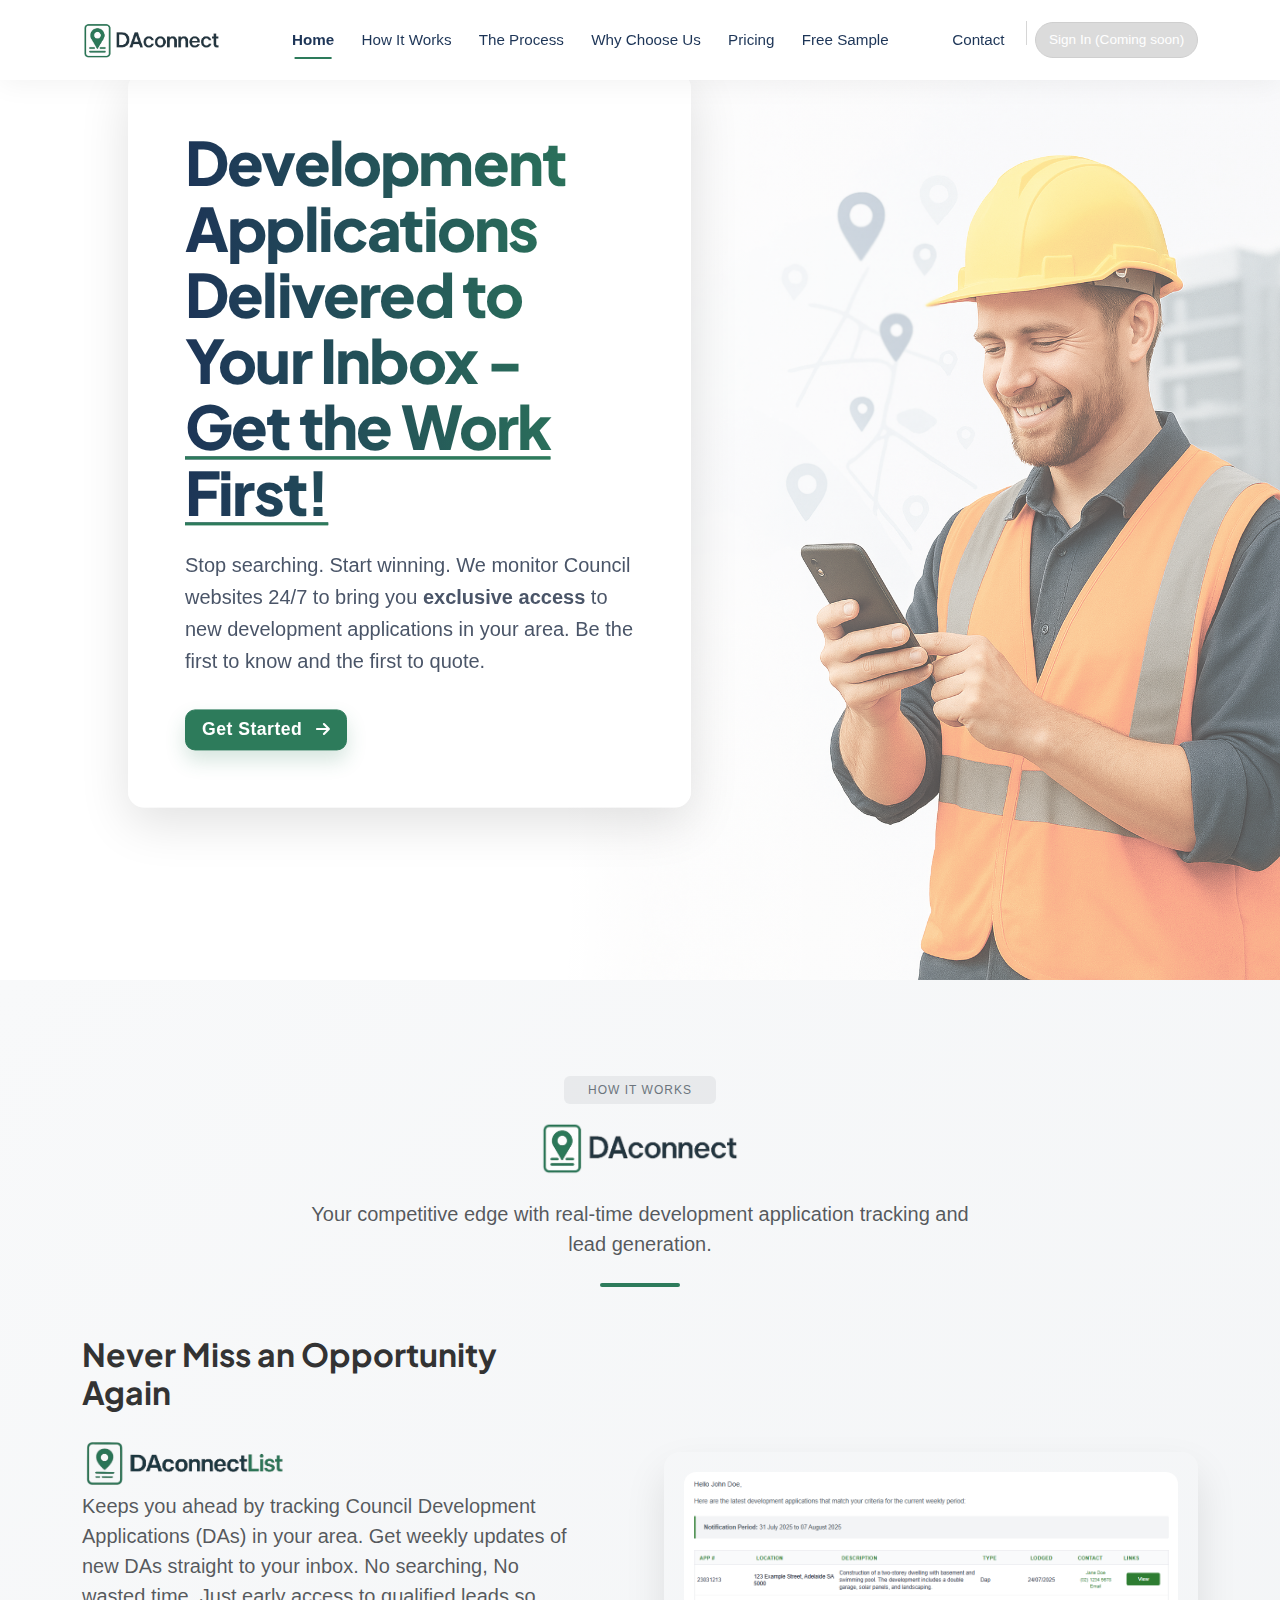
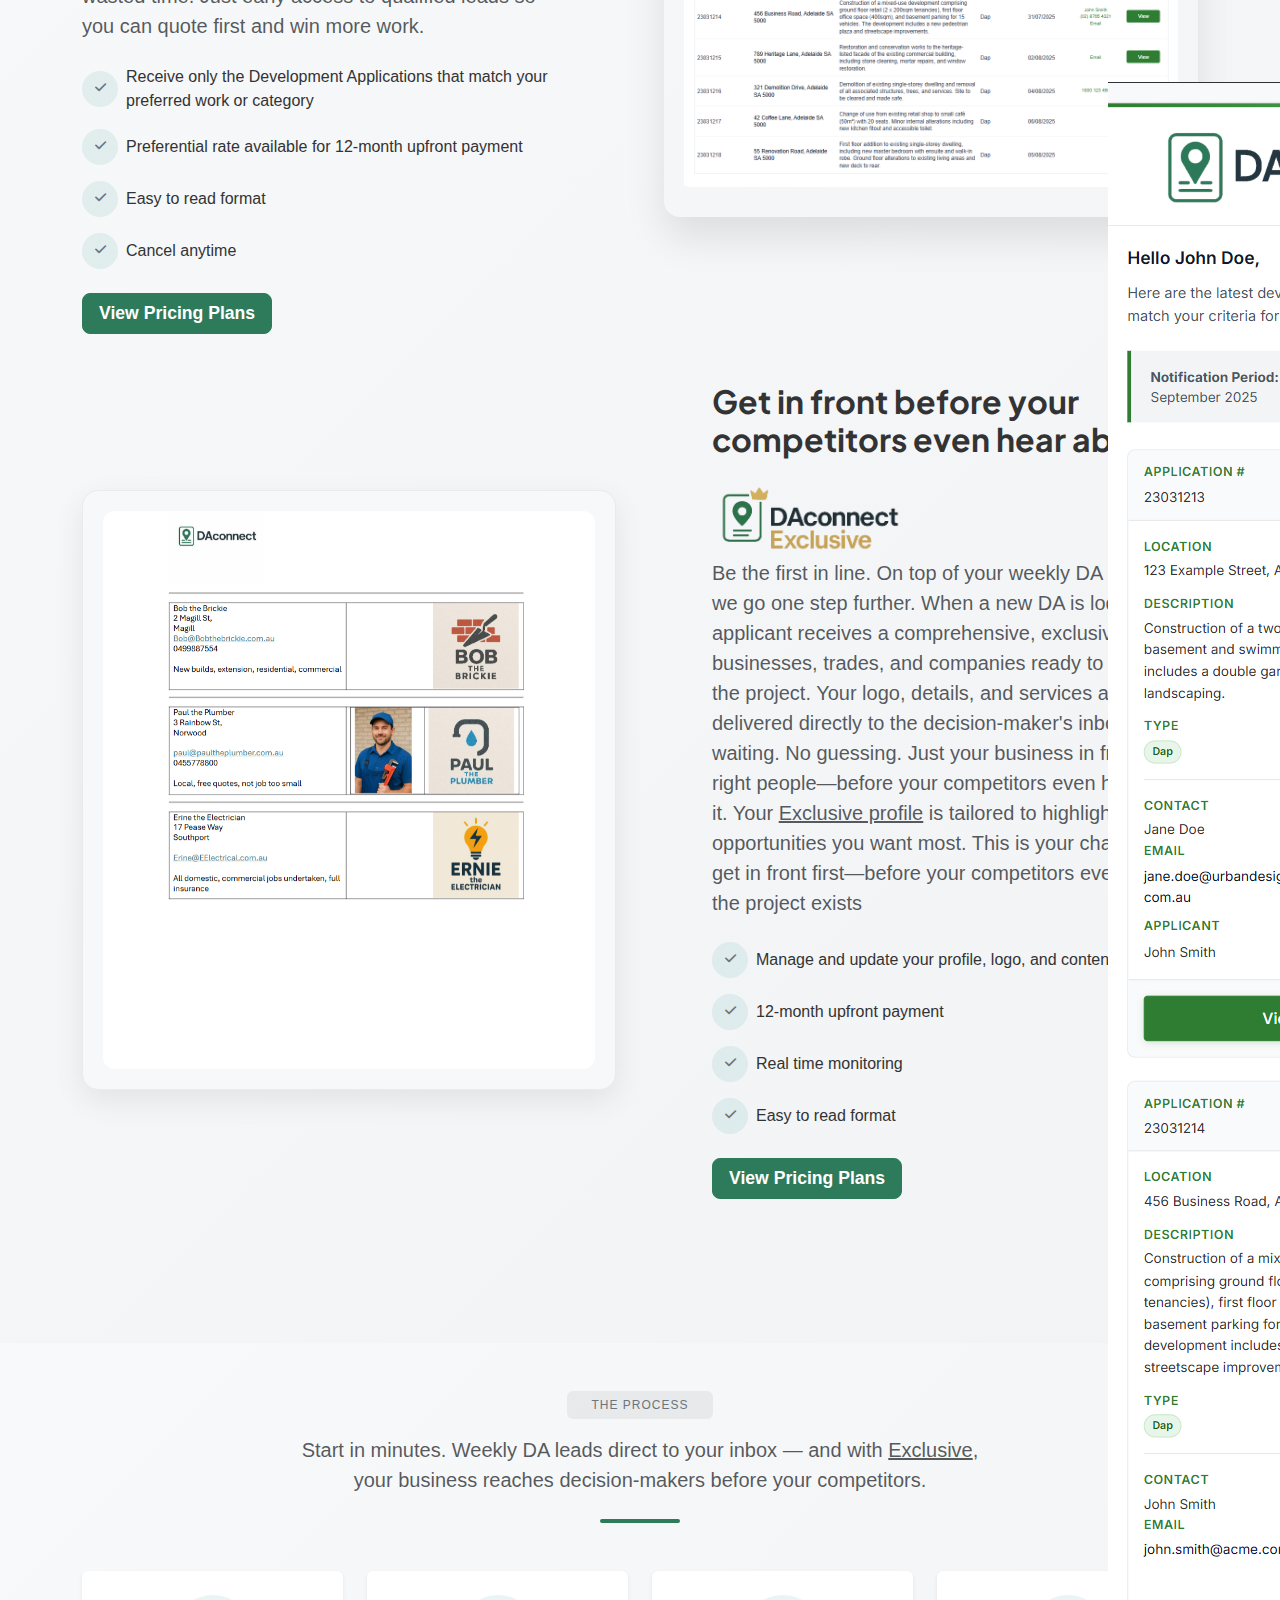
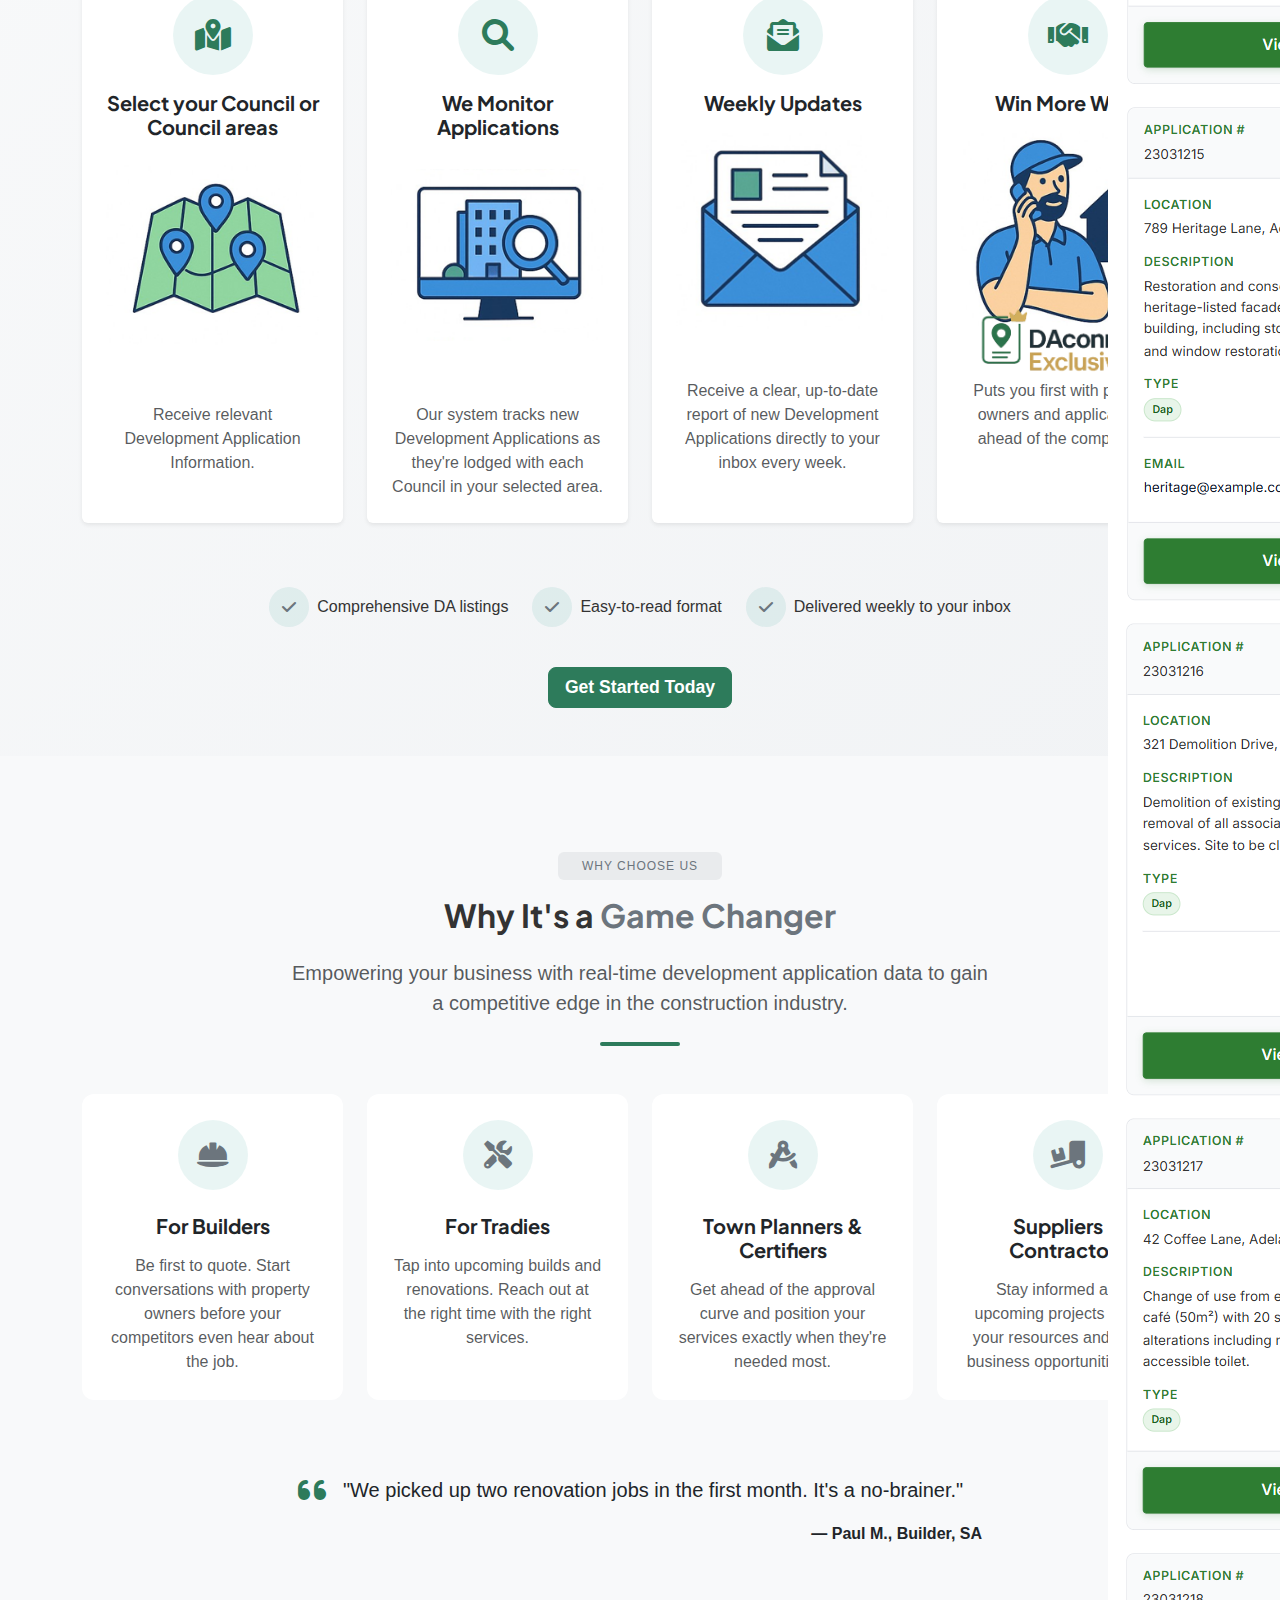
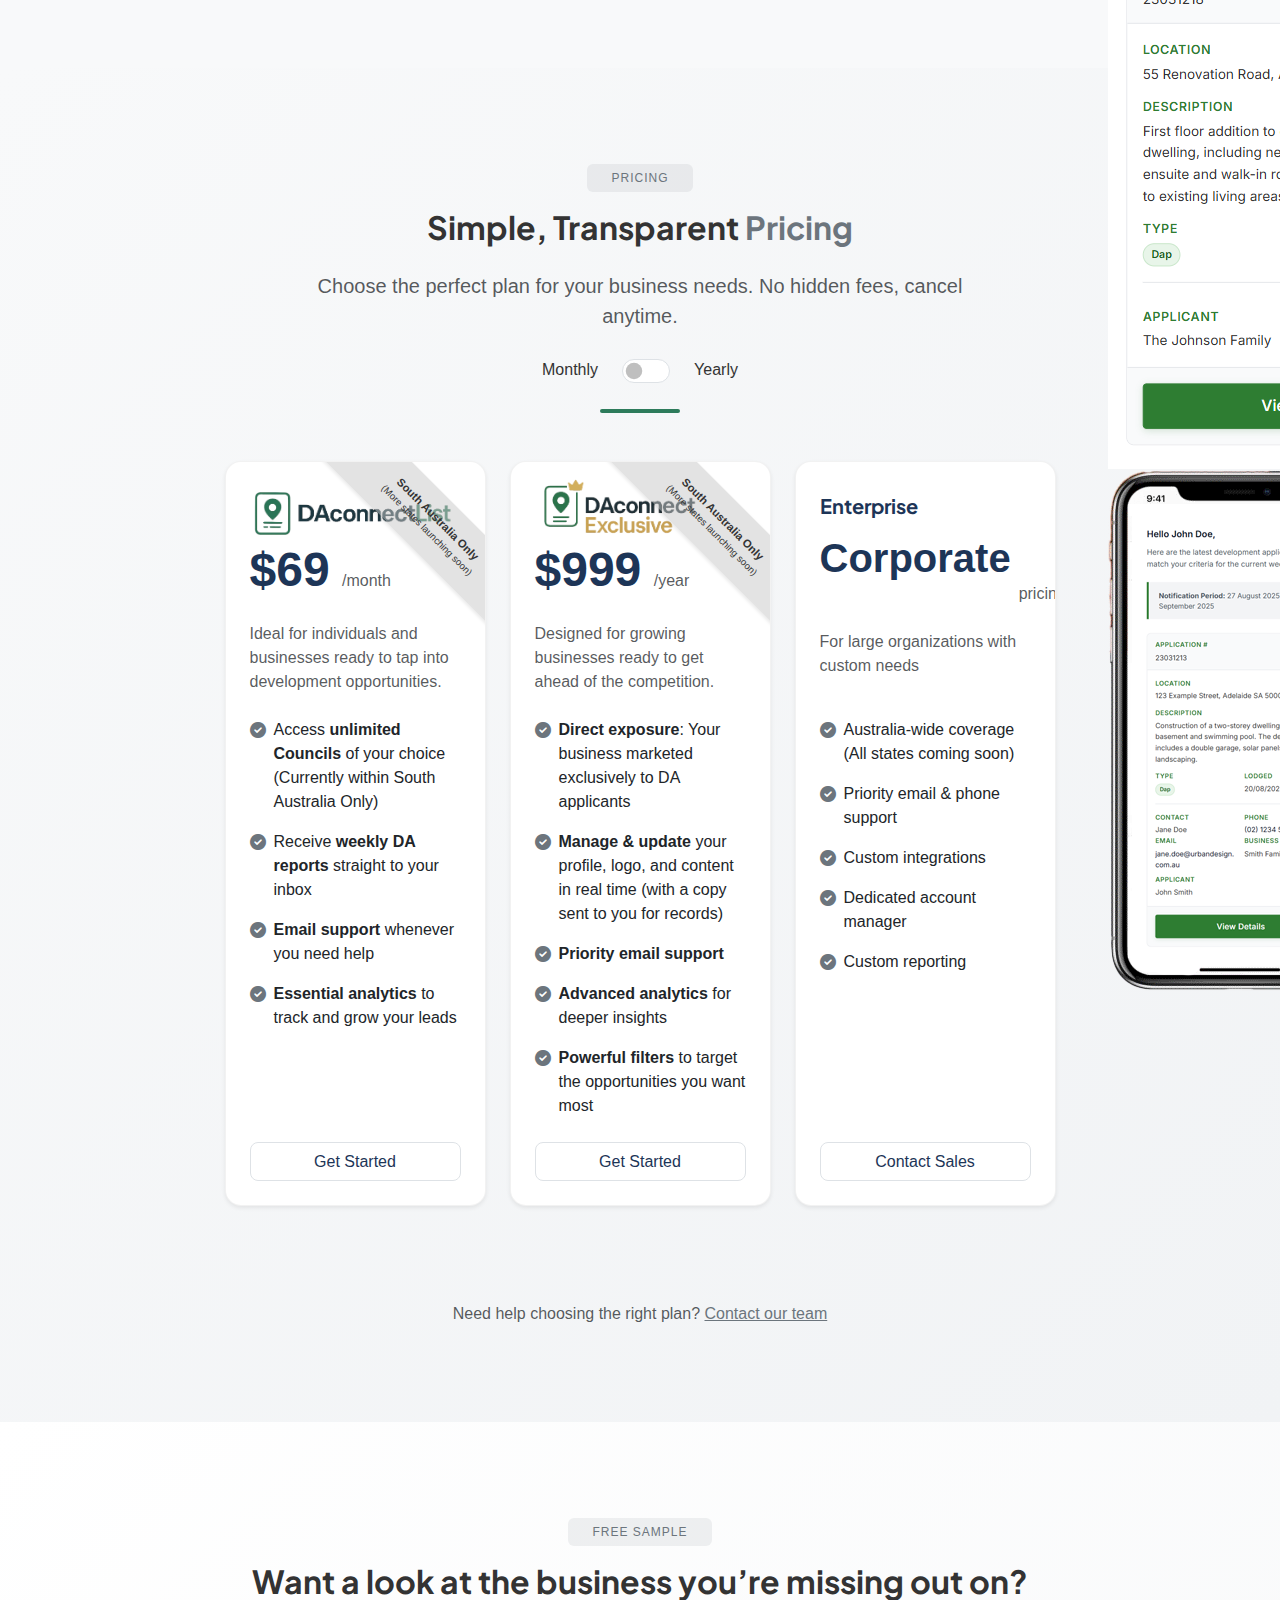
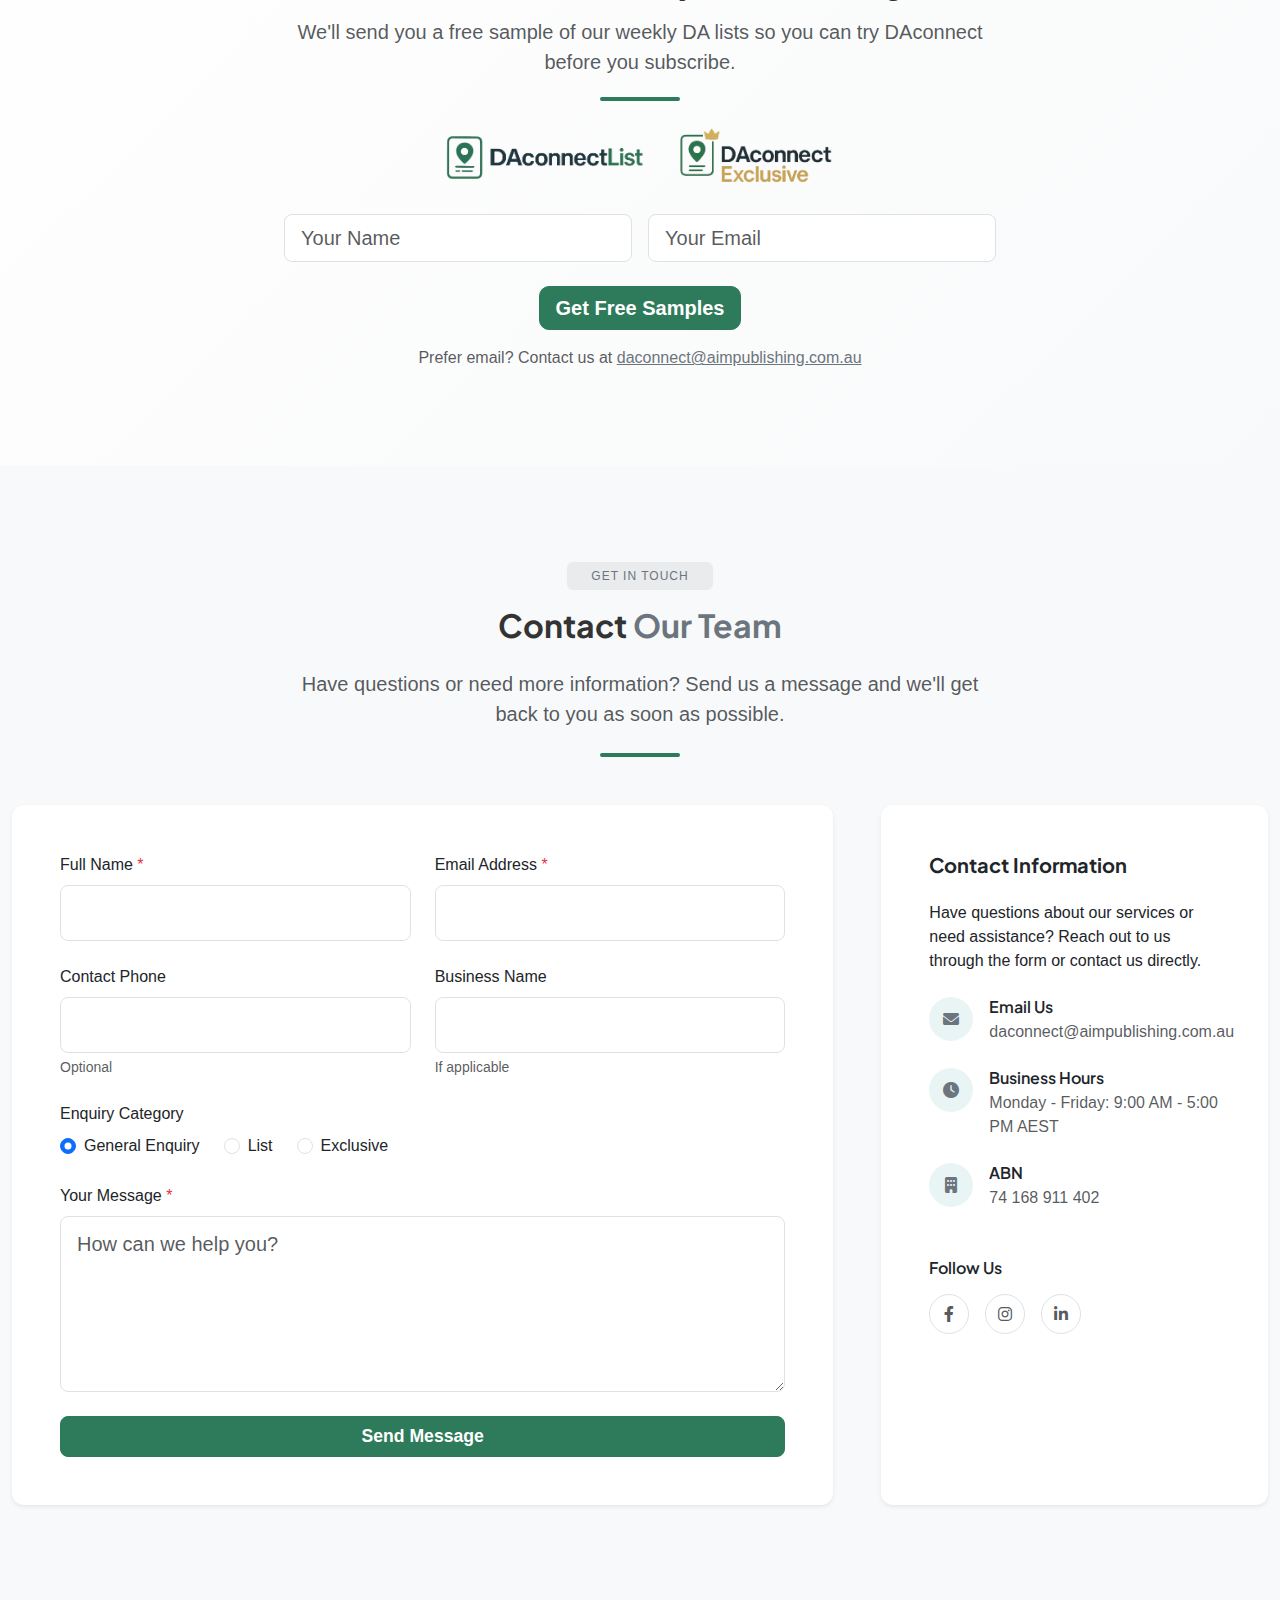
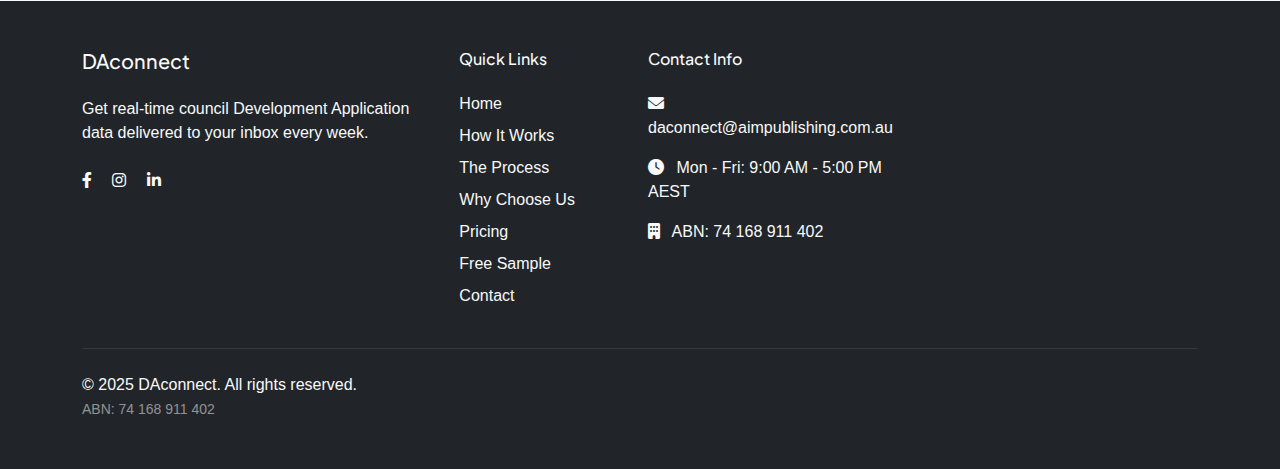
<file: index.html>
<!DOCTYPE html>
<html lang="en">

<head>
  <meta charset="UTF-8">
  <meta name="viewport" content="width=device-width, initial-scale=1.0">
  <title>DAconnect | Development Application Tracking</title>
  <meta name="description"
    content="Track development applications in SA. Get real-time DA alerts for builders, landscapers, and trades to win more jobs.">
  <meta name="keywords"
    content="development applications, DA tracking, construction leads, building permits, SA DAs, builder leads, trade leads, construction leads">
  <meta name="author" content="DAconnect">
  <meta name="robots" content="index, follow">

  <!-- Canonical URL -->
  <link rel="canonical" href="https://daconnect.com.au/" />

  <!-- Favicon -->
  <link rel="icon" type="image/x-icon" href="images/favicon.ico">
  <link rel="apple-touch-icon" sizes="180x180" href="images/apple-touch-icon.png">
  <link rel="icon" type="image/png" sizes="32x32" href="images/favicon-32x32.png">
  <link rel="icon" type="image/png" sizes="16x16" href="images/favicon-16x16.png">
  <link rel="manifest" href="images/site.webmanifest">

  <!-- Open Graph / Facebook -->
  <meta property="og:type" content="website">
  <meta property="og:url" content="https://daconnect.com.au/">
  <meta property="og:title" content="DAconnect | Development Application Tracking">
  <meta property="og:description"
    content="Track development applications in SA. Get real-time DA alerts for builders, landscapers, and trades to win more jobs.">
  <meta property="og:image" content="https://daconnect.com.au/images/og-image.jpg">

  <!-- Twitter -->
  <meta name="twitter:card" content="summary_large_image">
  <meta name="twitter:url" content="https://daconnect.com.au/">
  <meta name="twitter:title" content="DAconnect | Development Application Tracking">
  <meta name="twitter:description"
    content="Track development applications in SA. Get real-time DA alerts for builders, landscapers, and trades to win more jobs.">
  <meta name="twitter:image" content="https://daconnect.com.au/images/og-image.jpg">

  <!-- Structured Data -->
  <script type="application/ld+json">
  {
    "@context": "https://schema.org",
    "@type": "Organization",
    "name": "DAconnect",
    "url": "https://daconnect.com.au",
    "logo": "https://daconnect.com.au/images/DA-Connect_logo_title_transparent_white_logo.png",
    "sameAs": [
      "https://www.facebook.com/da.connect.au",
      "https://www.instagram.com/da.connect.au",
      "https://www.linkedin.com/company/daconnectau"
    ]
  }
  </script>
  <!-- Google tag (gtag.js) -->
  <script async src="https://www.googletagmanager.com/gtag/js?id=G-DDP7CQQF6R"></script>
  <script>
    window.dataLayer = window.dataLayer || [];
    function gtag() { dataLayer.push(arguments); }
    gtag('js', new Date());
    gtag('config', 'G-DDP7CQQF6R');
  </script>
  <link href="https://cdn.jsdelivr.net/npm/bootstrap@5.3.3/dist/css/bootstrap.min.css" rel="stylesheet">
  <link rel="stylesheet" href="https://cdnjs.cloudflare.com/ajax/libs/font-awesome/6.0.0/css/all.min.css">
  <link
    href="https://fonts.googleapis.com/css2?family=Inter:wght@400;500;600&family=Plus+Jakarta+Sans:wght@500;700;800&display=swap"
    rel="stylesheet">
  <link rel="stylesheet" href="css/style.css">
</head>

<body>
  <!-- Navigation -->
  <nav class="navbar navbar-expand-lg sticky-top py-3" style="background-color: white; box-shadow: 0 2px 30px rgba(0,0,0,0.06);">
    <div class="container">
      <!-- Logo -->
      <a class="navbar-brand me-5" href="#">
        <img src="images/DA-Connect_logo_title_transparent_white_logo.png" alt="DAconnect" style="height: 42px;">
      </a>

      <!-- Mobile Toggle -->
      <button class="navbar-toggler border-0 p-0" type="button" data-bs-toggle="collapse" data-bs-target="#navbarNav"
        aria-controls="navbarNav">
        <i class="fas fa-bars" style="font-size: 1.5rem; color: var(--primary-color);"></i>
      </button>

      <!-- Desktop Menu -->
      <div class="collapse navbar-collapse" id="navbarNav">
        <ul class="navbar-nav me-auto">
          <li class="nav-item">
            <a class="nav-link px-3 py-2 mx-1 position-relative" href="#"
              onclick="window.scrollTo({top: 0, behavior: 'smooth'}); return false;">
              Home
            </a>
          </li>
          <li class="nav-item">
            <a class="nav-link px-3 py-2 mx-1 position-relative" href="#howitworks">
              How It Works
            </a>
          </li>
          <li class="nav-item">
            <a class="nav-link px-3 py-2 mx-1 position-relative" href="#theprocess">
              The Process
            </a>
          </li>
          <li class="nav-item">
            <a class="nav-link px-3 py-2 mx-1 position-relative" href="#whychooseus">
              Why Choose Us
            </a>
          </li>
          <li class="nav-item">
            <a class="nav-link px-3 py-2 mx-1 position-relative" href="#pricing">
              Pricing
            </a>
          </li>
          <li class="nav-item">
            <a class="nav-link px-3 py-2 mx-1 position-relative" href="#freesample">
              Free Sample
            </a>
          </li>
        </ul>

        <!-- Right-aligned items -->
        <div class="d-flex align-items-center">
          <a href="#contact" class="nav-link px-2 me-1">
            Contact
          </a>
          <div class="vr d-none d-lg-block mx-2" style="height: 24px; opacity: 0.2;"></div>
          <!-- <a href="#faqs" class="nav-link px-2 me-2 d-none d-lg-block">
          FAQs
        </a> -->
          <div class="d-flex gap-2">
            <a href="#" class="btn btn-primary px-3"
              style="background-color: #cccccc; border-color: #bbbbbb; font-weight: 500; cursor: not-allowed; opacity: 0.7; padding: 0.4rem 0.8rem !important; font-size: 0.85rem !important; white-space: nowrap;"
              disabled>
              Sign In (Coming soon)
            </a>
          </div>
        </div>
      </div>
    </div>
  </nav>


  <!-- Hero Section -->
  <div class="hero-section" style="position: relative; min-height: 100vh; display: flex; overflow: hidden;">
    <!-- Text Content -->
    <div class="hero-content"
      style="position: absolute; left: 10%; top: 40%; transform: translateY(-50%); max-width: 44%; z-index: 3; background: rgba(255, 255, 255, 0.95); padding: 3.5rem; border-radius: 16px; box-shadow: 0 15px 50px rgba(0,0,0,0.12); backdrop-filter: blur(8px); border: 1px solid rgba(255,255,255,0.3);">
      <div>
        <h1 class="mb-4"
          style="font-size: 3.75rem; line-height: 1.1; font-weight: 800; letter-spacing: -0.03em; margin: 0 0 1.5rem 0; background: linear-gradient(90deg, var(--primary-color), var(--secondary-color)); -webkit-background-clip: text; -webkit-text-fill-color: transparent; background-clip: text;">
          Development Applications <br>Delivered to Your Inbox - <span style="text-decoration: underline; text-decoration-thickness: 3px; text-underline-offset: 6px; text-decoration-color: var(--secondary-color);">Get the Work First!</span>
        </h1>
        <p class="mb-4" style="font-size: 1.25rem; line-height: 1.6; color: #4a5568; margin-bottom: 2rem !important;">
          Stop searching. Start winning. We monitor Council websites 24/7 to bring you <strong>exclusive access</strong>
          to new development applications in your area. Be the first to know and the first to quote.
        </p>
        <div class="d-flex flex-wrap gap-3 align-items-center">
          <a href="#pricing" class="btn btn-primary btn-lg px-5"
            style="font-size: 1.1rem; padding: 1rem 2.5rem; border-radius: 10px; font-weight: 600; letter-spacing: 0.5px; transition: all 0.3s ease; box-shadow: 0 10px 20px rgba(45, 123, 91, 0.2);">
            Get Started
            <i class="fas fa-arrow-right ms-2" style="font-size: 0.9em; transition: transform 0.3s ease;"></i>
          </a>
        </div>
      </div>
    </div>

    <!-- Image Section -->
    <div class="hero-image"
      style="position: absolute; top: 0; right: 0; width: 65%; height: 100%; z-index: 1; overflow: hidden;">
      <div style="width: 100%; height: 100%; position: relative; overflow: hidden;">
        <img src="images/construction_looking_at_phone_banner.png" alt="DA Connect Service Interface" class="hero-bg"
          style="position: absolute; width: 100%; height: 100%; object-fit: cover; object-position: 50% 25%; min-width: 100%; min-height: 100%;">
      </div>
    </div>

    <!-- Gradient Overlay -->
    <div
      style="position: absolute; top: 0; left: 0; width: 100%; height: 100%; background: linear-gradient(to right, #ffffff 0%, rgba(255,255,255,0.3) 70%); z-index: 2;">
    </div>
  </div>

  <!-- How It Works -->
  <section id="howitworks" class="py-5" style="background: linear-gradient(135deg, #f8f9fa 0%, #f1f3f5 100%); padding-bottom: 6rem;">
    <div class="container py-5">
      <div class="text-center mb-5">
        <span class="badge bg-secondary bg-opacity-10 text-secondary px-4 py-2 mb-3"
          style="font-weight: 500; letter-spacing: 1px;">HOW IT WORKS</span>
        <img src="images/DA-Connect_logo_title_transparent_white_logo.png" alt="DAconnect"
          style="height: 55px; display: block; margin: 0 auto 1.5rem;">
        <p class="lead text-muted mx-auto" style="max-width: 700px;">
          Your competitive edge with real-time development application tracking and lead generation.
        </p>
        <div class="divider mx-auto"
          style="width: 80px; height: 4px; background-color: var(--secondary-color); margin: 1.5rem auto 0; border-radius: 2px;">
        </div>
      </div>

      <!-- Row 1: List section + Image -->
      <div class="row align-items-center g-5 mb-5">
        <div class="col-lg-6">
          <div class="pe-lg-5">
            <h3 class="fw-bold mb-4" style="font-size: 2rem; line-height: 1.2;">Never Miss an Opportunity Again</h3>
            <p class="lead text-muted mb-4">
              <img src="images/Daconnect_list_transparent.png" alt="DAconnect" style="height: 55px; display: block;">
              Keeps you ahead by tracking Council Development Applications (DAs) in your area. Get weekly updates of new
              DAs straight to your inbox. No searching, No wasted time. Just early access to qualified leads so you can
              quote first and win more work.
            </p>
            <div class="d-flex flex-column gap-3 mb-0">
              <div class="d-flex align-items-center">
                <div class="icon-wrapper me-2"
                  style="width: 36px; height: 36px; background-color: rgba(42, 157, 143, 0.1); border-radius: 50%; display: flex; align-items: center; justify-content: center; flex-shrink: 0;">
                  <i class="fas fa-check text-secondary" style="font-size: 0.8rem;"></i>
                </div>
                <span>Receive only the Development Applications that match your preferred work or category</span>
              </div>
              <div class="d-flex align-items-center">
                <div class="icon-wrapper me-2"
                  style="width: 36px; height: 36px; background-color: rgba(42, 157, 143, 0.1); border-radius: 50%; display: flex; align-items: center; justify-content: center; flex-shrink: 0;">
                  <i class="fas fa-check text-secondary" style="font-size: 0.8rem;"></i>
                </div>
                <span>Preferential rate available for 12-month upfront payment</span>
              </div>
              <div class="d-flex align-items-center">
                <div class="icon-wrapper me-2"
                  style="width: 36px; height: 36px; background-color: rgba(42, 157, 143, 0.1); border-radius: 50%; display: flex; align-items: center; justify-content: center; flex-shrink: 0;">
                  <i class="fas fa-check text-secondary" style="font-size: 0.8rem;"></i>
                </div>
                <span>Easy to read format</span>
              </div>
              <div class="d-flex align-items-center">
                <div class="icon-wrapper me-2"
                  style="width: 36px; height: 36px; background-color: rgba(42, 157, 143, 0.1); border-radius: 50%; display: flex; align-items: center; justify-content: center; flex-shrink: 0;">
                  <i class="fas fa-check text-secondary" style="font-size: 0.8rem;"></i>
                </div>
                <span>Cancel anytime</span>
              </div>
            </div>
            <!-- Mobile-only image shown above the button (with iPhone scrollable mockup) -->
            <div class="d-block d-lg-none my-3 position-relative">
              <img src="images/example of weekly list.png" alt="DAconnect Dashboard mobile preview" class="img-fluid w-100" style="border-radius: 12px;">
              <div class="iphone-overlay" style="position: absolute; top: 175px; right: -85px; z-index: 3;">
                <div class="iphone-mockup auto-scroll-container" style="width: 120px; height: 220px;">
                  <div class="iphone-screen auto-scroll-viewport">
                    <img src="images/DAconnect_list_mobile.png" alt="DAconnect mobile list" class="auto-scroll-image">
                  </div>
                  <img src="images/iphone.png" alt="iPhone frame" class="iphone-frame" loading="lazy">
                </div>
              </div>
            </div>
            <a href="#pricing" class="btn btn-primary btn-lg mt-4" style="border-radius: 8px; font-size: 1.1rem; padding: 0.7rem 2rem;">View Pricing Plans</a>
          </div>
        </div>
        <div class="col-lg-6 d-none d-lg-flex align-items-center" style="overflow: visible;">
          <div class="position-relative w-100" style="border-radius: 16px; overflow: visible; box-shadow: 0 20px 40px rgba(0,0,0,0.1); padding: 20px; z-index: 2;">
            <img src="images/example of weekly list.png" alt="DAconnect Dashboard" class="img-fluid w-100"
              style="padding-bottom: 10px; border-radius: 12px;">
            <div class="iphone-overlay" style="position: absolute; top: 230px; right: -105px; z-index: 3;">
              <div class="iphone-mockup auto-scroll-container" style="width: 195px; height: 260px;">
                <div class="iphone-screen auto-scroll-viewport">
                  <img src="images/DAconnect_list_mobile.png" alt="DAconnect mobile list" class="auto-scroll-image">
                </div>
                <img src="images/iphone.png" alt="iPhone frame" class="iphone-frame" loading="lazy">
              </div>
            </div>
          </div>
        </div>
      </div>

  <!-- Row 2: Exclusive section + Image -->
      <div class="row align-items-center g-5 mb-5">
        <div class="col-lg-6 order-lg-1 order-2 d-flex align-items-center exclusive-image-col">
          <div id="exclusiveImageContainer" class="position-relative w-100 scrolling-image-container" style="background: #f6f8fa; border: 1px solid #e9ecef; border-radius: 16px; box-shadow: 0 10px 30px rgba(0,0,0,0.08); padding: 20px;">
            <div id="exclusiveViewport" style="height: 100%; width: 100%; overflow: hidden; background: #ffffff; border-radius: 12px; display: flex; align-items: flex-start; justify-content: center;">
              <img id="exclusiveImage" src="images/DAconnect-exclusive-list.PNG" alt="DAconnect" class="img-fluid scrolling-image" style="width: 85% !important; max-width: 85% !important; margin: 0 auto; display: block; object-fit: contain; object-position: top center;">
            </div>
          </div>
          
          <!-- Mobile-only CTA below image -->
          <div class="d-block d-lg-none w-100 mt-3">
            <a href="#pricing" class="btn btn-primary btn-lg w-100" style="border-radius: 8px; font-size: 1.05rem; padding: 0.7rem 1rem;">View Pricing Plans</a>
          </div>
        </div>
        <div class="col-lg-6 order-lg-2 order-1 exclusive-text">
          <div class="ps-lg-5">
            <h3 class="fw-bold mb-4" style="font-size: 2rem; line-height: 1.2;">Get in front before your competitors even hear about it</h3>
          <p class="lead text-muted mb-4">
            <img src="images/Daconnect_exclusive_transparent.png" alt="DAconnect" style="height: 75px; display: block;">
            Be the first in line. On top of your weekly DA updates, we go one step further. When a new DA is lodged, the applicant receives a comprehensive, exclusive list of businesses, trades, and companies ready to take on the project. 
            Your logo, details, and services are delivered directly to the decision-maker's inbox. No waiting. No guessing. Just your business in front of the right people—before your competitors even hear about it.
            Your <u>Exclusive profile</u> is tailored to highlight the opportunities you want most. This is your chance to get in front first—before your competitors even know the project exists
          </p>
            <div class="d-flex flex-column gap-3">
              <div class="d-flex align-items-center">
                <div class="icon-wrapper me-2" style="width: 36px; height: 36px; background-color: rgba(42, 157, 143, 0.1); border-radius: 50%; display: flex; align-items: center; justify-content: center; flex-shrink: 0;">
                  <i class="fas fa-check text-secondary" style="font-size: 0.8rem;"></i>
                </div>
                <span>Manage and update your profile, logo, and content in real time</span>
              </div>
              <div class="d-flex align-items-center">
                <div class="icon-wrapper me-2" style="width: 36px; height: 36px; background-color: rgba(42, 157, 143, 0.1); border-radius: 50%; display: flex; align-items: center; justify-content: center; flex-shrink: 0;">
                  <i class="fas fa-check text-secondary" style="font-size: 0.8rem;"></i>
                </div>
                <span>12-month upfront payment</span>
              </div>
              <div class="d-flex align-items-center">
                <div class="icon-wrapper me-2" style="width: 36px; height: 36px; background-color: rgba(42, 157, 143, 0.1); border-radius: 50%; display: flex; align-items: center; justify-content: center; flex-shrink: 0;">
                  <i class="fas fa-check text-secondary" style="font-size: 0.8rem;"></i>
                </div>
                <span>Real time monitoring</span>
              </div>
              <div class="d-flex align-items-center">
                <div class="icon-wrapper me-2" style="width: 36px; height: 36px; background-color: rgba(42, 157, 143, 0.1); border-radius: 50%; display: flex; align-items: center; justify-content: center; flex-shrink: 0;">
                  <i class="fas fa-check text-secondary" style="font-size: 0.8rem;"></i>
                </div>
                <span>Easy to read format</span>
              </div>
            </div>
            <a href="#pricing" class="btn btn-primary btn-lg mt-4" style="border-radius: 8px; font-size: 1.1rem; padding: 0.7rem 2rem;">View Pricing Plans</a>
          </div>
        </div>
      </div>
    </div>
  </section>

  <!-- The Process Section -->
  <section id="theprocess" class="py-5"
    style="scroll-margin-top: 100px; background: linear-gradient(135deg, #f8f9fa 0%, #f1f3f5 100%);">
    <div class="container">
      <div class="text-center mb-5">
        <span class="badge bg-secondary bg-opacity-10 text-secondary px-4 py-2 mb-3"
          style="font-weight: 500; letter-spacing: 1px;">THE PROCESS</span>
        <p class="lead text-muted mx-auto" style="max-width: 700px;">
          Start in minutes. Weekly DA leads direct to your inbox — and with <u>Exclusive</u>, your business reaches decision-makers before your competitors.
        </p>
        <div class="divider mx-auto"
          style="width: 80px; height: 4px; background-color: var(--secondary-color); margin: 1.5rem auto 0; border-radius: 2px;">
        </div>
      </div>



      <div class="row g-4">
        <!-- Step 1 -->
        <div class="col-md-6 col-lg-3">
          <div class="card h-100 border-0 shadow-sm process-card">
            <div class="card-body p-4 text-center d-flex flex-column">
              <div class="process-icon mb-3">
                <i class="fas fa-map-marked-alt"></i>
              </div>
              <h5 class="fw-bold mb-3">Select your Council or Council areas</h5>
              <div class="mb-4">
                <img src="images/section1.PNG" alt="Select your Council or Council areas" class="process-image">
              </div>
              <p class="text-muted mb-0">Receive relevant Development Application Information.</p>
            </div>
          </div>
        </div>

        <!-- Step 2 -->
        <div class="col-md-6 col-lg-3">
          <div class="card h-100 border-0 shadow-sm process-card">
            <div class="card-body p-4 text-center d-flex flex-column">
              <div class="process-icon mb-3">
                <i class="fas fa-search"></i>
              </div>
              <h5 class="fw-bold mb-3">We Monitor Applications</h5>
              <div class="mb-4">
                <img src="images/section2.PNG" alt="Monitor Applications" class="process-image">
              </div>
              <p class="text-muted mb-0">Our system tracks new Development Applications as they're lodged with each
                Council in your selected area.</p>
            </div>
          </div>
        </div>

        <!-- Step 3 -->
        <div class="col-md-6 col-lg-3">
          <div class="card h-100 border-0 shadow-sm process-card">
            <div class="card-body p-4 text-center d-flex flex-column">
              <div class="process-icon mb-3">
                <i class="fas fa-envelope-open-text"></i>
              </div>
              <h5 class="fw-bold mb-3">Weekly Updates</h5>
              <div class="mb-4">
                <img src="images/section3.PNG" alt="Weekly Updates" class="process-image">
              </div>
              <p class="text-muted mb-0">Receive a clear, up-to-date report of new Development Applications directly to
                your inbox every week.</p>
            </div>
          </div>
        </div>

        <!-- Step 4 -->
        <div class="col-md-6 col-lg-3">
          <div class="card h-100 border-0 shadow-sm process-card">
            <div class="card-body p-4 text-center d-flex flex-column">
              <div class="process-icon mb-3">
                <i class="fas fa-handshake"></i>
              </div>
              <h5 class="fw-bold mb-3">Win More Work</h5>
              <div class="position-relative mb-4">
                <img src="images/section4.PNG" alt="Win More Work" class="process-image">
                <img src="images/Daconnect_exclusive_transparent.png" alt="DAconnect" class="position-absolute"
                  style="height: 75px; bottom: -25px; left: 50%; transform: translateX(-50%);">
              </div>
              <p class="text-muted mb-0">Puts you first with property owners and applicants — ahead of the competition.</p>
            </div>
          </div>
        </div>
      </div>

      <div class="text-center mt-5 pt-3">
        <div class="d-flex flex-wrap justify-content-center gap-4 mb-4">
          <div class="d-flex align-items-center">
            <div class="icon-wrapper me-2"
              style="width: 40px; height: 40px; background-color: rgba(42, 157, 143, 0.1); border-radius: 50%; display: flex; align-items: center; justify-content: center; flex-shrink: 0;">
              <i class="fas fa-check text-secondary"></i>
            </div>
            <span>Comprehensive DA listings</span>
          </div>
          <div class="d-flex align-items-center">
            <div class="icon-wrapper me-2"
              style="width: 40px; height: 40px; background-color: rgba(42, 157, 143, 0.1); border-radius: 50%; display: flex; align-items: center; justify-content: center; flex-shrink: 0;">
              <i class="fas fa-check text-secondary"></i>
            </div>
            <span>Easy-to-read format</span>
          </div>
          <div class="d-flex align-items-center">
            <div class="icon-wrapper me-2"
              style="width: 40px; height: 40px; background-color: rgba(42, 157, 143, 0.1); border-radius: 50%; display: flex; align-items: center; justify-content: center; flex-shrink: 0;">
              <i class="fas fa-check text-secondary"></i>
            </div>
            <span>Delivered weekly to your inbox</span>
          </div>
        </div>
        <a href="#pricing" class="btn btn-primary btn-lg mt-3 px-5" style="border-radius: 8px; font-size: 1.1rem;">
          Get Started Today
        </a>
      </div>
    </div>
  </section>

  <!-- Game Changer Section -->
  <section id="whychooseus" class="py-5 bg-light">
    <div class="container py-5">
      <div class="text-center mb-5">
        <span class="badge bg-secondary bg-opacity-10 text-secondary px-4 py-2 mb-3"
          style="font-weight: 500; letter-spacing: 1px;">WHY CHOOSE US</span>
        <h2 class="fw-bold mb-4">Why It's a <span class="text-secondary">Game Changer</span></h2>
        <p class="lead text-muted mx-auto" style="max-width: 700px;">Empowering your business with real-time development
          application data to gain a competitive edge in the construction industry.</p>
        <div class="divider mx-auto"
          style="width: 80px; height: 4px; background-color: var(--secondary-color); margin: 1.5rem auto 0; border-radius: 2px;">
        </div>
      </div>

      <div class="row g-4">
        <!-- For Builders -->
        <div class="col-md-6 col-lg-3">
          <div class="card h-100 border-0 shadow-sm-hover transition-all"
            style="border-radius: 12px; overflow: hidden; transition: all 0.3s ease;">
            <div class="card-body p-4 text-center">
              <div class="icon-wrapper mb-4"
                style="width: 70px; height: 70px; background: rgba(42, 157, 143, 0.1); border-radius: 50%; display: flex; align-items: center; justify-content: center; margin: 0 auto 1.5rem;">
                <i class="fas fa-hard-hat text-secondary" style="font-size: 1.75rem;"></i>
              </div>
              <h5 class="card-title fw-bold mb-3">For Builders</h5>
              <p class="card-text text-muted">
                Be first to quote. Start conversations with property owners before your competitors even hear about the
                job.
              </p>
            </div>
          </div>
        </div>

        <!-- For Tradies -->
        <div class="col-md-6 col-lg-3">
          <div class="card h-100 border-0 shadow-sm-hover transition-all"
            style="border-radius: 12px; overflow: hidden; transition: all 0.3s ease;">
            <div class="card-body p-4 text-center">
              <div class="icon-wrapper mb-4"
                style="width: 70px; height: 70px; background: rgba(42, 157, 143, 0.1); border-radius: 50%; display: flex; align-items: center; justify-content: center; margin: 0 auto 1.5rem;">
                <i class="fas fa-tools text-secondary" style="font-size: 1.75rem;"></i>
              </div>
              <h5 class="card-title fw-bold mb-3">For Tradies</h5>
              <p class="card-text text-muted">
                Tap into upcoming builds and renovations. Reach out at the right time with the right services.
              </p>
            </div>
          </div>
        </div>

        <!-- For Town Planners -->
        <div class="col-md-6 col-lg-3">
          <div class="card h-100 border-0 shadow-sm-hover transition-all"
            style="border-radius: 12px; overflow: hidden; transition: all 0.3s ease;">
            <div class="card-body p-4 text-center">
              <div class="icon-wrapper mb-4"
                style="width: 70px; height: 70px; background: rgba(42, 157, 143, 0.1); border-radius: 50%; display: flex; align-items: center; justify-content: center; margin: 0 auto 1.5rem;">
                <i class="fas fa-drafting-compass text-secondary" style="font-size: 1.75rem;"></i>
              </div>
              <h5 class="card-title fw-bold mb-3">Town Planners & Certifiers</h5>
              <p class="card-text text-muted">
                Get ahead of the approval curve and position your services exactly when they're needed most.
              </p>
            </div>
          </div>
        </div>

        <!-- For Suppliers -->
        <div class="col-md-6 col-lg-3">
          <div class="card h-100 border-0 shadow-sm-hover transition-all"
            style="border-radius: 12px; overflow: hidden; transition: all 0.3s ease;">
            <div class="card-body p-4 text-center">
              <div class="icon-wrapper mb-4"
                style="width: 70px; height: 70px; background: rgba(42, 157, 143, 0.1); border-radius: 50%; display: flex; align-items: center; justify-content: center; margin: 0 auto 1.5rem;">
                <i class="fas fa-truck-loading text-secondary" style="font-size: 1.75rem;"></i>
              </div>
              <h5 class="card-title fw-bold mb-3">Suppliers & Contractors</h5>
              <p class="card-text text-muted">
                Stay informed about upcoming projects to align your resources and secure business opportunities early.
              </p>
            </div>
          </div>
        </div>
      </div>

      <!-- Testimonial -->
      <div class="row mt-5">
        <div class="col-lg-8 mx-auto">
          <div class="card border-0 bg-light">
            <div class="card-body p-4">
              <div class="d-flex align-items-center mb-3">
                <i class="fas fa-quote-left fa-2x me-3" style="color: var(--secondary-color);"></i>
                <p class="lead mb-0">
                  "We picked up two renovation jobs in the first month. It's a no-brainer."
                </p>
              </div>
              <p class="text-end mb-0 fw-bold">— Paul M., Builder, SA</p>
            </div>
          </div>
        </div>
      </div>
    </div>
  </section>

  <!-- Pricing Section -->
  <section id="pricing" class="py-5" style="background: linear-gradient(135deg, #f8f9fa 0%, #f1f3f5 100%);">
    <div class="container py-5">
      <div class="text-center mb-5">
        <span class="badge bg-secondary bg-opacity-10 text-secondary px-4 py-2 mb-3"
          style="font-weight: 500; letter-spacing: 1px;">PRICING</span>
        <h2 class="fw-bold mb-4">Simple, Transparent <span class="text-secondary">Pricing</span></h2>
        <p class="lead text-muted mx-auto" style="max-width: 700px;">Choose the perfect plan for your business needs. No
          hidden fees, cancel anytime.</p>
        <div class="pricing-toggle d-flex justify-content-center align-items-center my-4">
          <span class="me-3 fw-medium pricing-period active" data-period="monthly">Monthly</span>
          <div class="form-check form-switch mx-2">
            <input class="form-check-input" type="checkbox" id="pricingToggle" style="width: 3rem; height: 1.5rem;">
          </div>
          <span class="ms-3 fw-medium pricing-period" data-period="yearly">Yearly</span>
        </div>
        <div class="divider mx-auto"
          style="width: 80px; height: 4px; background-color: var(--secondary-color); margin: 1.5rem auto 0; border-radius: 2px;">
        </div>
      </div>

      <div class="row g-4 justify-content-center">
        <!-- Standard Plan -->
        <div class="col-md-6 col-lg-3 mb-4">
          <div class="card h-100 border-0 shadow-sm d-flex flex-column pricing-card"
            style="border-radius: 16px; overflow: hidden; transition: all 0.3s ease;">
            <div class="card-body p-4 d-flex flex-column h-100">
              <div>
                <img src="images/Daconnect_list_transparent.png" alt="DAconnect List" style="height: 55px; display: block;">
                <div class="d-flex align-items-end mb-4 position-relative">
                  <div class="price-banner">South Australia Only<br><span
                      style="font-size: 0.6rem; font-weight: 500;">(More states launching soon)</span></div>
                  <div class="price-container">
                    <span class="display-5 fw-bold price" style="color: var(--primary-color);" data-monthly="$69"
                      data-yearly="$750">$69</span>
                    <span class="text-muted ms-2 period">/month</span>
                  </div>
                </div>
                <p class="text-muted mb-4">Ideal for individuals and businesses ready to tap into development opportunities.</p>
                <ul class="list-unstyled mb-4">
                  <li class="mb-3 d-flex align-items-start">
                    <i class="fas fa-check-circle text-secondary mt-1 me-2"></i>
                    <span>Access <b>unlimited Councils</b> of your choice (Currently within South Australia Only)</span>
                  </li>
                  <li class="mb-3 d-flex align-items-start">
                    <i class="fas fa-check-circle text-secondary mt-1 me-2"></i>
                    <span>Receive <b>weekly DA reports</b> straight to your inbox</span>
                  </li>
                  <li class="mb-3 d-flex align-items-start">
                    <i class="fas fa-check-circle text-secondary mt-1 me-2"></i>
                    <span><b>Email support</b> whenever you need help</span>
                  </li>
                  <li class="mb-3 d-flex align-items-start">
                    <i class="fas fa-check-circle text-secondary mt-1 me-2"></i>
                    <span><b>Essential analytics</b> to track and grow your leads</span>
                  </li>
                </ul>
              </div>
              <a href="#contact" class="btn btn-outline-secondary w-100 mt-auto"
                style="border-radius: 8px; padding: 10px 20px; transition: all 0.3s ease; margin-top: auto;">Get
                Started</a>
            </div>
          </div>
        </div>

        <!-- Exclusive Plan -->
        <div class="col-md-6 col-lg-3 mb-4">
          <div class="card h-100 border-0 shadow-sm d-flex flex-column pricing-card"
            style="border-radius: 16px; overflow: hidden; transition: all 0.3s ease; position: relative;">
            <div class="card-body p-4 d-flex flex-column h-100 position-relative">
              <div>
                <img src="images/Daconnect_exclusive_transparent.png" alt="DAconnect Exclusive" style="height: 65px; display: block; margin-top:-10px">
                <div class="d-flex flex-column mb-4 position-relative">
                  <div class="d-flex align-items-end position-relative">
                    <div class="price-banner">South Australia Only<br><span
                        style="font-size: 0.6rem; font-weight: 500;">(More states launching soon)</span></div>
                    <div class="price-container">
                      <span class="display-5 fw-bold" style="color: var(--primary-color);">$999</span>
                      <span class="text-muted ms-2">/year</span>
                    </div>
                  </div>
                </div>
                <p class="text-muted mb-0">Designed for growing businesses ready to get ahead of the competition.<br><br></p>
                <ul class="list-unstyled mb-4">
                  <li class="mb-3 d-flex align-items-start">
                    <i class="fas fa-check-circle text-secondary mt-1 me-2"></i>
                    <span><b>Direct exposure</b>: Your business marketed exclusively to DA applicants</span>
                  </li>
                  <li class="mb-3 d-flex align-items-start">
                    <i class="fas fa-check-circle text-secondary mt-1 me-2"></i>
                    <span><b>Manage & update</b> your profile, logo, and content in real time (with a copy sent to you for records)</span>
                  </li>
                  <li class="mb-3 d-flex align-items-start">
                    <i class="fas fa-check-circle text-secondary mt-1 me-2"></i>
                    <span><b>Priority email support</b></span>
                  </li>
                  <li class="mb-3 d-flex align-items-start">
                    <i class="fas fa-check-circle text-secondary mt-1 me-2"></i>
                    <span><b>Advanced analytics</b> for deeper insights</span>
                  </li>
                  <li class="mb-3 d-flex align-items-start">
                    <i class="fas fa-check-circle text-secondary mt-1 me-2"></i>
                    <span><b>Powerful filters</b> to target the opportunities you want most</span>
                  </li>
                </ul>
              </div>
              <a href="#contact" class="btn btn-outline-secondary w-100 mt-auto"
                style="border-radius: 8px; padding: 10px 20px; transition: all 0.3s ease; margin-top: auto;">Get
                Started</a>
            </div>
          </div>
        </div>

        <!-- Enterprise Plan -->
        <div class="col-md-6 col-lg-3 mb-4">
          <div class="card h-100 border-0 shadow-sm d-flex flex-column pricing-card"
            style="border-radius: 16px; overflow: hidden; transition: all 0.3s ease;">
            <div class="card-body p-4 d-flex flex-column h-100">
              <div>
                <h5 class="fw-bold mt-2 mb-2" style="color: var(--primary-color);">Enterprise</h5>
                <div class="d-flex align-items-end mb-4">
                  <span class="display-6 fw-bold mt-2 mb-4" style="color: var(--primary-color);">Corporate</span>
                  <span class="text-muted ms-2">pricing</span>
                </div>
                <p class="text-muted" style="margin-bottom: 2.5rem;">For large organizations with custom needs</p>
                <ul class="list-unstyled mb-4">
                  <li class="mb-3 d-flex align-items-start mt-4">
                    <i class="fas fa-check-circle text-secondary mt-1 me-2"></i>
                    <span>Australia-wide coverage (All states coming soon)</span>
                  </li>
                  <li class="mb-3 d-flex align-items-start">
                    <i class="fas fa-check-circle text-secondary mt-1 me-2"></i>
                    <span>Priority email & phone support</span>
                  </li>
                  <li class="mb-3 d-flex align-items-start">
                    <i class="fas fa-check-circle text-secondary mt-1 me-2"></i>
                    <span>Custom integrations</span>
                  </li>
                  <li class="mb-3 d-flex align-items-start">
                    <i class="fas fa-check-circle text-secondary mt-1 me-2"></i>
                    <span>Dedicated account manager</span>
                  </li>
                  <li class="mb-3 d-flex align-items-start">
                    <i class="fas fa-check-circle text-secondary mt-1 me-2"></i>
                    <span>Custom reporting</span>
                  </li>
                </ul>
              </div>
              <a href="#contact" class="btn btn-outline-secondary w-100 mt-auto enterprise-contact-btn"
                style="border-radius: 8px; padding: 10px 20px; transition: all 0.3s ease; margin-top: auto;"
                data-enquiry-type="Enterprise Pricing Enquiry">Contact Sales</a>
            </div>
          </div>
        </div>
      </div>

      <div class="text-center mt-5 pt-4">
        <p class="text-muted mb-0">Need help choosing the right plan? <a href="#contact"
            class="text-secondary text-decoration-underline">Contact our team</a></p>
      </div>
    </div>
  </section>

  <!-- Free Sample Section -->
  <section id="freesample" class="py-5" style="background: linear-gradient(135deg, #ffffff 0%, #f8f9fa 100%);">
    <div class="container py-5" style="max-width: 1100px;">
      <div class="text-center mb-4">
        <span class="badge bg-secondary bg-opacity-10 text-secondary px-4 py-2 mb-3" style="font-weight: 500; letter-spacing: 1px;">FREE SAMPLE</span>
        <h2 class="fw-bold mb-3">Want a look at the business you’re missing out on?</h2>
        <p class="lead text-muted mx-auto" style="max-width: 720px;">We'll send you a free sample of our weekly DA lists so you can try DAconnect before you subscribe.</p>
        <div class="divider mx-auto" style="width: 80px; height: 4px; background-color: var(--secondary-color); margin: 1.25rem auto 0; border-radius: 2px;"></div>
      </div>
      <div class="row justify-content-center align-items-center g-4 mb-2">
        <div class="col-auto">
          <img src="images/Daconnect_list_transparent.png" alt="DAconnect List" style="height: 55px;">
        </div>
        <div class="col-auto">
          <img src="images/Daconnect_exclusive_transparent.png" alt="DAconnect Exclusive" style="height: 65px;">
        </div>
      </div>
      <div class="text-center">
        <div class="row justify-content-center g-3 mt-2 mb-2">
          <div class="col-12 col-md-4">
            <input type="text" id="freeSampleName" class="form-control form-control-lg" placeholder="Your Name">
          </div>
          <div class="col-12 col-md-4">
            <input type="email" id="freeSampleEmail" class="form-control form-control-lg" placeholder="Your Email">
          </div>
        </div>
        <a href="#contact" class="btn btn-primary btn-lg free-sample-btn mt-3" style="border-radius: 10px; padding: 0.85rem 2rem;"
           data-enquiry-type="Free Sample Request"
           data-message="I'd like to receive free sample lists. Please email me samples of DAconnect List and DAconnect Exclusive.">
          Get Free Samples
        </a>
        <p class="text-muted mt-3 mb-0">Prefer email? Contact us at
          <a href="mailto:daconnect@aimpublishing.com.au" class="text-secondary text-decoration-underline">daconnect@aimpublishing.com.au</a>
        </p>
      </div>
    </div>
  </section>

  <!-- Contact Section -->
  <section id="contact" class="py-5 bg-light">
    <div class="container py-5" style="max-width: 1400px;">
      <div class="row justify-content-center">
        <div class="col-12">
          <div class="text-center mb-5">
            <span class="badge bg-secondary bg-opacity-10 text-secondary px-4 py-2 mb-3"
              style="font-weight: 500; letter-spacing: 1px;">GET IN TOUCH</span>
            <h2 class="fw-bold mb-4">Contact <span class="text-secondary">Our Team</span></h2>
            <p class="lead text-muted mx-auto" style="max-width: 700px;">Have questions or need more information? Send
              us a message and we'll get back to you as soon as possible.</p>
            <div class="divider mx-auto"
              style="width: 80px; height: 4px; background-color: var(--secondary-color); margin: 1.5rem auto 0; border-radius: 2px;">
            </div>
          </div>

          <div class="row g-5">
            <!-- Contact Form -->
            <div class="col-lg-8">
              <div class="card border-0 shadow-sm" style="border-radius: 12px; overflow: hidden;">
                <div class="card-body p-4 p-md-5">
                  <form id="contactForm" action="https://formspree.io/f/xovwdzwy" method="POST">
                    <div class="row">
                      <div class="col-md-6 mb-4">
                        <label for="name" class="form-label fw-medium">Full Name <span
                            class="text-danger">*</span></label>
                        <input type="text" class="form-control form-control-lg" id="name" name="name" required
                          style="padding: 12px 16px; border-radius: 8px;">
                      </div>
                      <div class="col-md-6 mb-4">
                        <label for="email" class="form-label fw-medium">Email Address <span
                            class="text-danger">*</span></label>
                        <input type="email" class="form-control form-control-lg" id="email" name="email" required
                          style="padding: 12px 16px; border-radius: 8px;">
                      </div>
                    </div>

                    <div class="row">
                      <div class="col-md-6 mb-4">
                        <label for="phone" class="form-label fw-medium">Contact Phone</label>
                        <input type="tel" class="form-control form-control-lg" id="phone" name="phone"
                          style="padding: 12px 16px; border-radius: 8px;">
                        <div class="form-text">Optional</div>
                      </div>
                      <div class="col-md-6 mb-4">
                        <label for="business" class="form-label fw-medium">Business Name</label>
                        <input type="text" class="form-control form-control-lg" id="business" name="business"
                          style="padding: 12px 16px; border-radius: 8px;">
                        <div class="form-text">If applicable</div>
                      </div>
                    </div>

                    <!-- Enquiry Category -->
                    <div class="mb-4">
                      <label class="form-label fw-medium d-block mb-2">Enquiry Category</label>
                      <div class="d-flex flex-wrap gap-4">
                        <div class="form-check">
                          <input class="form-check-input" type="radio" name="enquiryCategory" id="enquiryGeneral" value="General Enquiry" checked>
                          <label class="form-check-label" for="enquiryGeneral">General Enquiry</label>
                        </div>
                        <div class="form-check">
                          <input class="form-check-input" type="radio" name="enquiryCategory" id="enquiryList" value="List">
                          <label class="form-check-label" for="enquiryList">List</label>
                        </div>
                        <div class="form-check">
                          <input class="form-check-input" type="radio" name="enquiryCategory" id="enquiryExclusive" value="Exclusive">
                          <label class="form-check-label" for="enquiryExclusive">Exclusive</label>
                        </div>
                      </div>
                    </div>

                    <div class="mb-4">
                      <label for="message" class="form-label fw-medium">Your Message <span
                          class="text-danger">*</span></label>
                      <textarea class="form-control form-control-lg" id="message" name="message" rows="5" required
                        style="padding: 12px 16px; border-radius: 8px;" placeholder="How can we help you?"></textarea>
                    </div>

                    <!-- Hidden field for enquiry type -->
                    <input type="hidden" id="enquiryType" name="enquiryType" value="">

                    <div class="d-grid">
                      <button type="submit" class="btn btn-primary btn-lg"
                        style="padding: 12px 30px; border-radius: 8px; font-size: 1.1rem;">
                        <span class="spinner-border spinner-border-sm d-none me-2" role="status"
                          aria-hidden="true"></span>
                        Send Message
                      </button>
                    </div>

                    <div id="formSuccess" class="alert alert-success mt-4 d-none" role="alert">
                      <i class="fas fa-check-circle me-2"></i> Your message has been sent successfully! We'll get back
                      to you soon.
                    </div>

                    <div id="formError" class="alert alert-danger mt-4 d-none" role="alert">
                      <i class="fas fa-exclamation-circle me-2"></i> There was an error sending your message. Please try
                      again later.
                    </div>
                  </form>
                </div>
              </div>
            </div>

            <!-- Contact Information -->
            <div class="col-lg-4">
              <div class="card border-0 h-100 shadow-sm" style="border-radius: 12px; overflow: hidden;">
                <div class="card-body p-4 p-md-5">
                  <h5 class="fw-bold mb-4">Contact Information</h5>
                  <p class="mb-4">Have questions about our services or need assistance? Reach out to us through the form
                    or contact us directly.</p>

                  <div class="d-flex align-items-start mb-4">
                    <div class="icon-wrapper me-3"
                      style="width: 44px; height: 44px; background-color: rgba(42, 157, 143, 0.1); border-radius: 50%; display: flex; align-items: center; justify-content: center; flex-shrink: 0;">
                      <i class="fas fa-envelope text-secondary"></i>
                    </div>
                    <div>
                      <h6 class="mb-1 fw-semibold">Email Us</h6>
                      <a href="mailto:daconnect@aimpublishing.com.au"
                        class="text-decoration-none text-muted">daconnect@aimpublishing.com.au</a>
                    </div>
                  </div>

                  <div class="d-flex align-items-start mb-4">
                    <div class="icon-wrapper me-3"
                      style="width: 44px; height: 44px; background-color: rgba(42, 157, 143, 0.1); border-radius: 50%; display: flex; align-items: center; justify-content: center; flex-shrink: 0;">
                      <i class="fas fa-clock text-secondary"></i>
                    </div>
                    <div>
                      <h6 class="mb-1 fw-semibold">Business Hours</h6>
                      <p class="mb-0 text-muted">Monday - Friday: 9:00 AM - 5:00 PM AEST</p>
                    </div>
                  </div>

                  <div class="d-flex align-items-start mb-4">
                    <div class="icon-wrapper me-3"
                      style="width: 44px; height: 44px; background-color: rgba(42, 157, 143, 0.1); border-radius: 50%; display: flex; align-items: center; justify-content: center; flex-shrink: 0;">
                      <i class="fas fa-building text-secondary"></i>
                    </div>
                    <div>
                      <h6 class="mb-1 fw-semibold">ABN</h6>
                      <p class="mb-0 text-muted">74 168 911 402</p>
                    </div>
                  </div>

                  <div class="mt-5">
                    <h6 class="fw-semibold mb-3">Follow Us</h6>
                    <div class="d-flex gap-3">
                      <a href="https://www.facebook.com/da.connect.au" target="_blank" rel="noopener noreferrer"
                        class="text-decoration-none text-muted"
                        style="width: 40px; height: 40px; border: 1px solid #dee2e6; border-radius: 50%; display: flex; align-items: center; justify-content: center; transition: all 0.3s ease;">
                        <i class="fab fa-facebook-f"></i>
                      </a>
                      <a href="https://www.instagram.com/da.connect.au" target="_blank" rel="noopener noreferrer"
                        class="text-decoration-none text-muted"
                        style="width: 40px; height: 40px; border: 1px solid #dee2e6; border-radius: 50%; display: flex; align-items: center; justify-content: center; transition: all 0.3s ease;">
                        <i class="fab fa-instagram"></i>
                      </a>
                      <a href="https://www.linkedin.com/company/daconnectau" target="_blank" rel="noopener noreferrer"
                        class="text-decoration-none text-muted"
                        style="width: 40px; height: 40px; border: 1px solid #dee2e6; border-radius: 50%; display: flex; align-items: center; justify-content: center; transition: all 0.3s ease;">
                        <i class="fab fa-linkedin-in"></i>
                      </a>
                    </div>
                  </div>
                </div>
              </div>
            </div>
          </div>
        </div>
      </div>
    </div>
  </section>

  <!-- Footer -->
  <footer class="py-5 bg-dark text-light">
    <div class="container">
      <div class="row g-3">
        <!-- Brand Column -->
        <div class="col-lg-4">
          <h5 class="mb-4">DAconnect</h5>
          <p class="mb-4">Get real-time council Development Application data delivered to your inbox every week.</p>
          <div class="social-links">
            <a href="https://www.facebook.com/da.connect.au" target="_blank" rel="noopener noreferrer"
              class="text-light me-3"><i class="fab fa-facebook-f"></i></a>
            <a href="https://www.instagram.com/da.connect.au" target="_blank" rel="noopener noreferrer"
              class="text-light me-3"><i class="fab fa-instagram"></i></a>
            <a href="https://www.linkedin.com/company/daconnectau" target="_blank" rel="noopener noreferrer"
              class="text-light me-3"><i class="fab fa-linkedin-in"></i></a>
          </div>
        </div>

        <!-- Quick Links -->
        <div class="col-lg-2">
          <h6 class="mb-4">Quick Links</h6>
          <ul class="list-unstyled">
            <li class="mb-2"><a href="#home" class="text-light text-decoration-none">Home</a></li>
            <li class="mb-2"><a href="#howitworks" class="text-light text-decoration-none">How It Works</a></li>
            <li class="mb-2"><a href="#theprocess" class="text-light text-decoration-none">The Process</a></li>
            <li class="mb-2"><a href="#whychooseus" class="text-light text-decoration-none">Why Choose Us</a></li>
            <li class="mb-2"><a href="#pricing" class="text-light text-decoration-none">Pricing</a></li>
            <li class="mb-2"><a href="#freesample" class="text-light text-decoration-none">Free Sample</a></li>
            <li class="mb-2"><a href="#contact" class="text-light text-decoration-none">Contact</a></li>
          </ul>
        </div>

        <!-- Contact Info -->
        <div class="col-lg-3">
          <h6 class="mb-4">Contact Info</h6>
          <ul class="list-unstyled">
            <li class="mb-3">
              <i class="fas fa-envelope me-2"></i>
              daconnect@aimpublishing.com.au
            </li>
            <li class="mb-3">
              <i class="fas fa-clock me-2"></i>
              Mon - Fri: 9:00 AM - 5:00 PM AEST
            </li>
            <li class="mb-3">
              <i class="fas fa-building me-2"></i>
              ABN: 74 168 911 402
            </li>
          </ul>
        </div>
      </div>

      <hr class="my-4 border-secondary">

      <!-- Copyright -->
      <div class="row">
        <div class="col-md-6">
          <p class="mb-0">&copy; 2025 DAconnect. All rights reserved.</p>
          <small class="text-white-50">ABN: 74 168 911 402</small>
        </div>
      </div>
    </div>
  </footer>

  <!-- Bootstrap JS and dependencies -->
  <script src="https://cdn.jsdelivr.net/npm/bootstrap@5.3.0/dist/js/bootstrap.bundle.min.js"></script>

  <script src="js/navbar-effects.js"></script>
  <script src="js/cta-handlers.js"></script>
  <script src="js/exclusive-scroll.js"></script>
  <script src="js/form-submit.js"></script>
  <script src="js/nav-active.js"></script>
  <script src="js/pricing-toggle.js"></script>
</body>
</html>
</file>
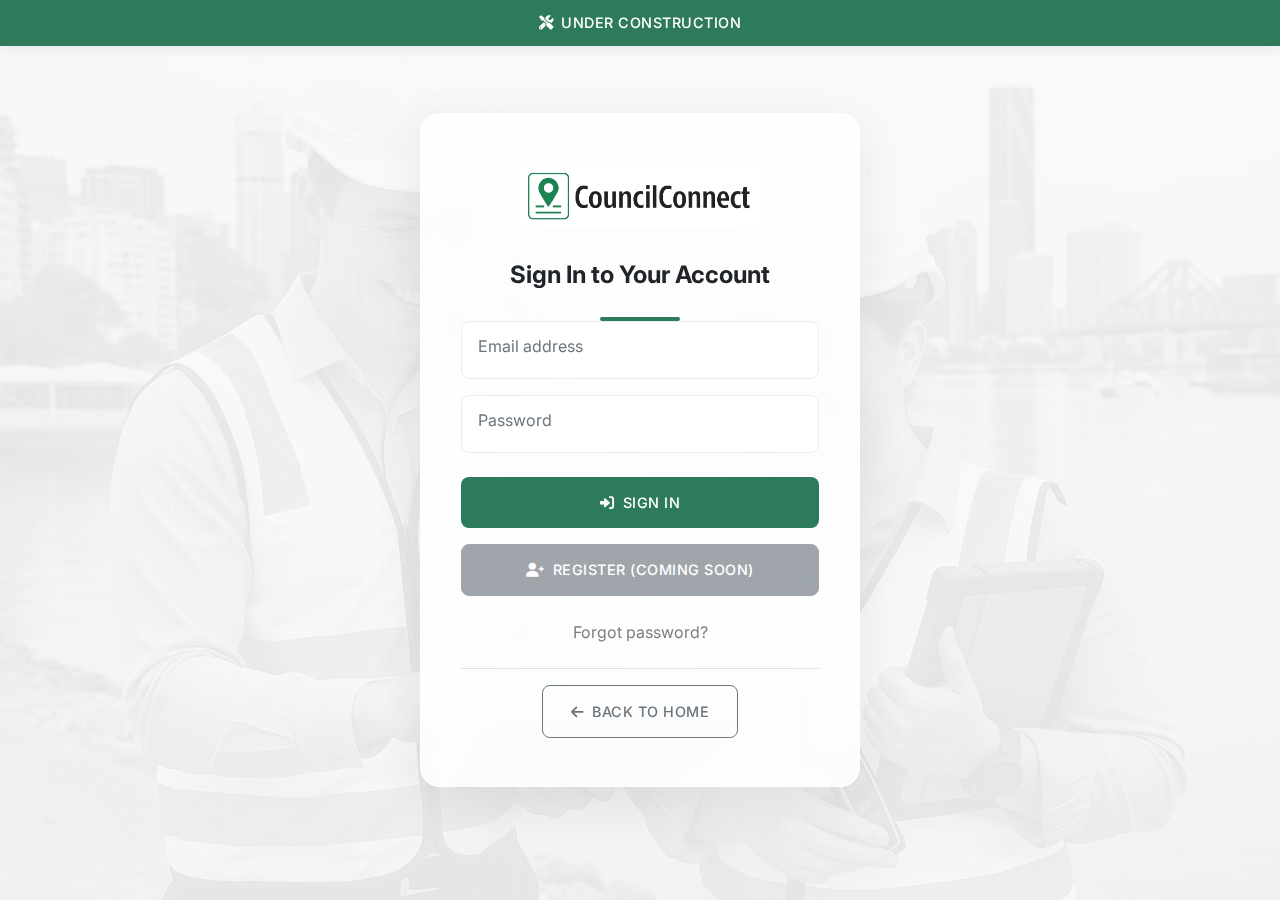
<file: signin.html>
<!DOCTYPE html>
<html lang="en">
<head>
  <meta charset="UTF-8">
  <meta name="viewport" content="width=device-width, initial-scale=1.0">
  <title>Sign In - Council Connect</title>
  <link href="https://cdn.jsdelivr.net/npm/bootstrap@5.3.3/dist/css/bootstrap.min.css" rel="stylesheet">
  <link rel="stylesheet" href="https://cdnjs.cloudflare.com/ajax/libs/font-awesome/6.0.0/css/all.min.css">
  <link href="https://fonts.googleapis.com/css2?family=Inter:wght@400;500;600&family=Plus+Jakarta+Sans:wght@500;700;800&display=swap" rel="stylesheet">
  <style>
    :root {
      --primary-color: #1d3557;
      --secondary-color: #2d7b5b;
      --accent-color: #e63946;
      --light-color: #f8f9fa;
      --dark-color: #212529;
      --gray-100: #f8f9fa;
      --gray-200: #e9ecef;
      --gray-600: #6c757d;
      --gray-800: #343a40;
    }
    
    html, body {
      height: 100%;
      margin: 0;
      padding: 0;
    }
    
    body {
      font-family: 'Inter', sans-serif;
      min-height: 100vh;
      display: flex;
      align-items: center;
      justify-content: center;
      padding: 60px 20px;
      margin: 0;
      background-color: var(--light-color);
      color: var(--dark-color);
      box-sizing: border-box;
    }
    
    body::before {
      content: '';
      position: fixed;
      top: 0;
      left: 0;
      right: 0;
      bottom: 0;
      background-image: url('images/construction_city_landscape_banner.png');
      background-size: cover;
      background-position: center;
      background-repeat: no-repeat;
      filter: grayscale(100%) brightness(1.1);
      opacity: 0.08;
      z-index: 0;
    }
    
    .construction-banner {
      position: fixed;
      top: 0;
      left: 0;
      right: 0;
      background-color: var(--secondary-color);
      color: white;
      text-align: center;
      padding: 12px;
      font-weight: 500;
      font-size: 0.9rem;
      letter-spacing: 0.5px;
      z-index: 1000;
      box-shadow: 0 2px 15px rgba(0,0,0,0.08);
    }
    
    .container {
      width: 100%;
      max-width: 480px;
      padding: 0 20px;
      margin: 0 auto;
    }
    
    .card {
      width: 100%;
      max-width: 480px;
      min-height: 600px;
      border: none;
      border-radius: 20px;
      box-shadow: 0 15px 50px rgba(0,0,0,0.08);
      overflow: hidden;
      backdrop-filter: blur(10px);
      background: rgba(255, 255, 255, 0.85);
      border: 1px solid rgba(255, 255, 255, 0.9);
      position: relative;
      z-index: 1;
      display: flex;
      flex-direction: column;
    }
    
    .card-header {
      background: transparent;
      color: var(--dark-color);
      text-align: center;
      padding: 3rem 2.5rem 2rem;
      border-bottom: none;
      position: relative;
      flex-shrink: 0;
    }
    
    .card-header::after {
      content: '';
      position: absolute;
      bottom: 0;
      left: 50%;
      transform: translateX(-50%);
      width: 80px;
      height: 4px;
      background: var(--secondary-color);
      border-radius: 2px;
    }
    
    .card-body {
      padding: 0 2.5rem 3rem;
      flex-grow: 1;
      display: flex;
      flex-direction: column;
    }
    
    .form-control {
      border: 1px solid var(--gray-200);
      padding: 0.75rem 1rem;
      border-radius: 8px;
      transition: all 0.2s ease;
      background-color: white;
    }
    
    .form-control:focus {
      border-color: var(--secondary-color);
      box-shadow: 0 0 0 0.2rem rgba(45, 123, 91, 0.1);
    }
    
    .form-floating > label {
      padding: 0.75rem 1rem;
      color: var(--gray-600);
    }
    
    .form-floating > .form-control:focus ~ label,
    .form-floating > .form-control:not(:placeholder-shown) ~ label {
      transform: scale(0.85) translateY(-0.8rem) translateX(0.15rem);
      color: var(--secondary-color);
    }
    
    .btn {
      border-radius: 8px;
      font-weight: 500;
      padding: 0.9rem 1.75rem;
      transition: all 0.2s ease;
      text-transform: uppercase;
      letter-spacing: 0.5px;
      font-size: 0.9rem;
    }
    
    .btn-primary {
      background-color: var(--secondary-color);
      border: none;
      color: white;
    }
    
    .btn-primary:hover {
      background-color: #24694a;
      transform: translateY(-1px);
      box-shadow: 0 4px 12px rgba(0,0,0,0.1);
    }
    
    .btn-secondary {
      background-color: white;
      border: 1px solid var(--gray-200);
      color: var(--gray-800);
      opacity: 0.7;
      cursor: not-allowed;
    }
    
    .btn-secondary:hover {
      background-color: var(--gray-100);
      transform: translateY(-1px);
    }
    
    .logo {
      max-width: 240px;
      height: auto;
      margin: 0 auto 2rem;
      display: block;
    }
    
    .form-floating {
      margin-bottom: 1.5rem;
    }
    
    .text-muted {
      opacity: 0.8;
      transition: all 0.2s ease;
    }
    
    a.text-muted:hover {
      color: var(--secondary-color) !important;
      text-decoration: none;
    }
    
    h4 {
      font-weight: 700;
      color: var(--dark-color);
      margin-bottom: 0.5rem;
    }
    
    .divider {
      display: flex;
      align-items: center;
      text-align: center;
      margin: 1.5rem 0;
      color: var(--gray-600);
      font-size: 0.85rem;
    }
    
    .divider::before,
    .divider::after {
      content: '';
      flex: 1;
      border-bottom: 1px solid var(--gray-200);
    }
    
    .divider:not(:empty)::before {
      margin-right: 1em;
    }
    
    .divider:not(:empty)::after {
      margin-left: 1em;
    }
  </style>
</head>
<body>
  <div class="construction-banner">
    <i class="fas fa-tools me-2"></i>UNDER CONSTRUCTION
  </div>
  
  <div class="container">
    <div class="card">
      <div class="card-header text-center">
        <img src="images/logo-title_white.png" alt="Council Connect Logo" class="logo">
        <h4 class="mb-0 mt-3">Sign In to Your Account</h4>
      </div>
      <div class="card-body">
        <form>
          <div class="form-floating mb-3">
            <input type="email" class="form-control" id="email" placeholder="name@example.com" required>
            <label for="email">Email address</label>
          </div>
          <div class="form-floating mb-4">
            <input type="password" class="form-control" id="password" placeholder="Password" required>
            <label for="password">Password</label>
          </div>
          <div class="d-grid gap-2 mb-3">
            <button type="submit" class="btn btn-primary btn-lg">
              <i class="fas fa-sign-in-alt me-2"></i>Sign In
            </button>
          </div>
          <div class="d-grid">
            <button type="button" class="btn btn-secondary btn-lg" disabled>
              <i class="fas fa-user-plus me-2"></i>Register (Coming Soon)
            </button>
          </div>
          <div class="text-center mt-4">
            <a href="#" class="text-decoration-none text-muted">Forgot password?</a>
          </div>
          <div class="text-center mt-4 pt-3 border-top">
            <a href="index.html" class="btn btn-outline-secondary">
              <i class="fas fa-arrow-left me-2"></i>Back to Home
            </a>
          </div>
        </form>
      </div>
    </div>
  </div>

  <script src="https://cdn.jsdelivr.net/npm/bootstrap@5.3.3/dist/js/bootstrap.bundle.min.js"></script>
</body>
</html>
</file>
<file: css/style.css>
/* Root theme variables */
:root {
  --primary-color: #1d3557;
  --secondary-color: #2d7b5b;
  --accent-color: #e63946;
  --light-color: #f1faee;
  --dark-color: #1d3557;
}

body {
  font-family: 'Segoe UI', Tahoma, Geneva, Verdana, sans-serif;
  color: #333;
  scroll-behavior: smooth;
}

/* Diagonal banner styles */
.price-banner {
  position: absolute;
  top: 65px;
  right: -95px;
  width: 290px;
  padding: 12px 0;
  text-align: center;
  background-color: rgba(200, 200, 200, 0.5);
  color: #333;
  font-size: 0.7rem;
  font-weight: 600;
  transform: rotate(45deg);
  transform-origin: right top;
  z-index: 1;
  box-shadow: 0 2px 4px rgba(0, 0, 0, 0.1);
  pointer-events: none;
  line-height: 1.4;
  display: flex;
  flex-direction: column;
  justify-content: center;
  min-height: 60px;
}

.price-container {
  position: relative;
  display: inline-block;
  width: 100%;
}

/* Pricing Card Hover Effects */
#pricing .card {
  transition: all 0.3s cubic-bezier(0.25, 0.8, 0.25, 1) !important;
  border: 1px solid rgba(0, 0, 0, 0.05) !important;
}

#pricing .card:hover {
  transform: translateY(-8px) !important;
  border: 2px solid var(--secondary-color) !important;
  margin: -2px;
}

.pricing-card .badge.bg-secondary {
  background-color: var(--secondary-color) !important;
  transition: all 0.3s ease;
}

.pricing-card .btn,
#pricing .card .btn {
  transition: all 0.3s ease !important;
}

#pricing .card:hover .btn {
  transform: translateY(-2px);
  box-shadow: 0 4px 8px rgba(0, 0, 0, 0.1);
}

#pricing .card.featured .btn {
  background: linear-gradient(135deg, var(--secondary-color), #2a9d8f) !important;
  border: none !important;
}

/* Small Height Responsive Styles */
@media (max-height: 800px) {
  .hero-section { min-height: 95vh !important; }
  .hero-content { padding: 2.5rem !important; top: 40% !important; max-width: 42% !important; }
  .hero-content h1 { font-size: 3rem !important; line-height: 1.05 !important; margin-bottom: 1.25rem !important; }
  .hero-content p { font-size: 1.1rem !important; margin-bottom: 1.75rem !important; }
  .hero-content .btn { padding: 0.85rem 1.75rem !important; font-size: 1rem !important; }
}

@media (max-height: 700px) {
  .hero-section { min-height: 90vh !important; }
  .hero-content { padding: 2rem !important; top: 45% !important; max-width: 40% !important; margin-top: 20px !important; }
  .hero-content h1 { font-size: 2.25rem !important; line-height: 1.05 !important; margin-bottom: 1rem !important; }
  .hero-content p { font-size: 0.95rem !important; margin-bottom: 1.5rem !important; line-height: 1.5 !important; }
  .hero-content .btn { padding: 0.75rem 1.5rem !important; font-size: 0.9rem !important; }
}

@media (max-height: 600px) {
  .hero-section { min-height: 85vh !important; }
  .hero-content h1 { font-size: 1.8rem !important; line-height: 1.0 !important; margin-bottom: 0.75rem !important; }
  .hero-content p { font-size: 0.85rem !important; line-height: 1.3 !important; margin-bottom: 1rem !important; }
  .hero-content .btn { padding: 0.6rem 1.25rem !important; font-size: 0.85rem !important; }
}

@media (max-height: 500px) {
  .hero-section { min-height: 80vh !important; }
  .hero-content h1 { font-size: 1.75rem !important; line-height: 1.1 !important; margin-bottom: 0.5rem !important; }
  .hero-content p { font-size: 0.85rem !important; line-height: 1.3 !important; margin-bottom: 1rem !important; }
  .hero-content .btn { padding: 0.5rem 1rem !important; font-size: 0.85rem !important; }
  .hero-content .d-flex { gap: 0.5rem !important; }
}

/* Typography */
/* Keep headings on Plus Jakarta Sans, but use Segoe UI for body to match prior look */
h1, h2, h3, h4, h5, h6 { font-family: 'Plus Jakarta Sans', sans-serif; }

/* Scrolling image helpers */
.scrolling-image-container { position: relative; overflow: hidden; height: 420px; }
.scrolling-image { display: block; will-change: transform; transform: translateY(0); animation-play-state: paused; }
#exclusiveImage.test-tall { height: 900px !important; width: auto !important; }
#exclusiveImageContainer.test-tall { height: 600px !important; }

/* What Is DAconnect card effects */
#howitworks .card { transition: all 0.3s cubic-bezier(0.25, 0.8, 0.25, 1) !important; border: 2px solid transparent !important; cursor: default; background-color: #fff; }
#howitworks .card:hover { transform: translateY(-8px) !important; box-shadow: 0 15px 30px rgba(42, 157, 143, 0.1) !important; border-color: var(--secondary-color) !important; }
#howitworks .card .icon-wrapper { transition: all 0.3s ease; background: rgba(42, 157, 143, 0.1); }
#howitworks .card:hover .icon-wrapper { background: rgba(42, 157, 143, 0.2) !important; transform: scale(1.1) rotate(5deg); }
#howitworks .card .card-title { transition: color 0.3s ease; }
#howitworks .card:hover .card-title { color: var(--secondary-color) !important; }
#howitworks .card .text-muted { transition: color 0.3s ease; }
#howitworks .card:hover .text-muted { color: #495057 !important; }

/* Why Choose Us card effects */
#whychooseus .card.bg-light { transition: none !important; transform: none !important; box-shadow: none !important; border-color: transparent !important; cursor: default !important; }
#whychooseus .card.bg-light:hover { transform: none !important; box-shadow: none !important; border-color: transparent !important; }
#whychooseus .card { transition: all 0.3s cubic-bezier(0.25, 0.8, 0.25, 1) !important; border: 2px solid transparent !important; cursor: default; }
#whychooseus .card:hover { transform: translateY(-8px) !important; box-shadow: 0 10px 25px rgba(0, 0, 0, 0.1) !important; border-color: var(--secondary-color) !important; background-color: #fff; }
#whychooseus .card .icon-wrapper { transition: all 0.3s ease; }
#whychooseus .card:hover .icon-wrapper { background: rgba(42, 157, 143, 0.2) !important; transform: scale(1.1); }
#whychooseus .card .card-title { transition: color 0.3s ease; }
#whychooseus .card:hover .card-title { color: var(--secondary-color) !important; }

/* Navbar styles */
.navbar { background-color: white; box-shadow: 0 2px 4px rgba(0, 0, 0, 0.1); transition: all 0.3s ease; }
.navbar.scrolled { box-shadow: 0 2px 20px rgba(0, 0, 0, 0.08); padding: 0.5rem 0; }
.navbar-brand { display: flex; align-items: center; font-weight: 700; color: var(--primary-color); }
.navbar-brand img { height: 40px; margin-right: 10px; }
.nav-link { position: relative; padding: 0.5rem 1rem; margin: 0 0.25rem; transition: color 0.3s ease; color: var(--secondary-color) !important; }
.nav-link:hover { color: var(--primary-color) !important; }
.nav-link::after { content: ''; position: absolute; width: 0; height: 2px; bottom: 0; left: 50%; background-color: var(--secondary-color); transition: all 0.3s ease; transform: translateX(-50%); }
.nav-link:hover::after, .nav-link.active::after { width: 100%; }
.nav-link.active { color: var(--primary-color) !important; font-weight: 600; }
.nav-link.active::after { background-color: var(--primary-color); }

.btn-primary { background-color: var(--secondary-color); border-color: var(--secondary-color); padding: 10px 20px; font-weight: 600; border-radius: 30px; }
.btn-primary:hover { background-color: #248277; border-color: #248277; }

/* Responsive navbar tweaks */
@media (max-width: 1399.98px) {
  .navbar { padding: 0.5rem 0; }
  .nav-link { padding: 0.5rem 0.6rem !important; }
  .navbar-brand img { height: 38px !important; }
  .btn { padding: 0.4rem 1rem !important; }
}
@media (max-width: 991.98px) {
  .navbar-collapse { background: white; padding: 1rem; margin: 0 -1rem; box-shadow: 0 5px 15px rgba(0, 0, 0, 0.05); border-radius: 0 0 12px 12px; }
  .nav-link { padding: 0.6rem 1rem !important; margin: 0.15rem 0; }
  .nav-link:after { display: none; }
  .btn { width: 100%; margin: 0.5rem 0; }
  .vr { display: none; }
}

/* The Process section card styles */
.process-card { height: 100%; transition: all 0.3s ease; border: 1px solid rgba(0, 0, 0, 0.05); }
.process-card:hover { transform: translateY(-5px); box-shadow: 0 10px 20px rgba(0, 0, 0, 0.1) !important; }
.process-icon { width: 80px; height: 80px; background: rgba(42, 157, 143, 0.1); border-radius: 50%; display: flex; align-items: center; justify-content: center; margin: 0 auto 1.5rem; }
.process-icon i { font-size: 2rem; color: var(--secondary-color); transition: all 0.3s ease; }
.process-card:hover .process-icon { background: linear-gradient(135deg, rgba(42, 157, 143, 0.2) 0%, rgba(42, 157, 143, 0.3) 100%); transform: scale(1.1); }
.process-card:hover .process-icon i { color: var(--secondary-color); transform: scale(1.1) rotate(5deg); }
.process-image { height: 200px; object-fit: contain; margin: 0 auto 1.5rem; display: block; max-width: 100%; }

/* iPhone overlay in Row 1: adjust on mobile to prevent clipping */
@media (max-width: 767.98px) {
  .iphone-overlay {
    top: 95px !important;
    right: -25px !important;
    width: 25% !important;
    max-width: none !important;
  }
}

/* Hero background image: use scale-down on mobile to avoid cropping */
@media (max-width: 767.98px) {
  img.hero-bg {
    object-fit: scale-down !important;
    object-position: center top !important;
  }
}

/* Reduce typography in List and Exclusive sections on mobile */
@media (max-width: 767.98px) {
  /* Both sections are within #howitworks */
  #howitworks h3 {
    font-size: 1.5rem !important;
    line-height: 1.25 !important;
  }
  #howitworks p.lead {
    font-size: 1rem !important;
    line-height: 1.5 !important;
  }
  /* Bullet text next to tick icons */
  #howitworks .d-flex.align-items-center span {
    font-size: 0.95rem !important;
  }
  /* In Exclusive section, hide any text-column buttons on mobile so the mobile-only button under the image is the CTA */
  .exclusive-text .btn { display: none !important; }
}

/* Ensure Exclusive image column stacks children vertically on mobile */
@media (max-width: 767.98px) {
  .exclusive-image-col {
    display: flex !important;
    flex-direction: column !important;
    align-items: stretch !important;
  }
  .exclusive-image-col #exclusiveImageContainer {
    width: 100% !important;
  }
  .exclusive-image-col .btn {
    width: 100% !important;
    display: block;
  }
}

/* Ensure consistent side padding on mobile (helps with Edge showing no left padding)
   Applies to body and Bootstrap containers to avoid full-bleed content */
@media (max-width: 767.98px) {
  body {
    padding-left: 12px;
    padding-right: 12px;
  }
  .container, .container-fluid {
    padding-left: 12px !important;
    padding-right: 12px !important;
  }
}

/* Exclusive scrolling container: responsive heights while keeping scroll */
@media (max-width: 575.98px) {
  /* Small phones */
  #exclusiveImageContainer, .scrolling-image-container { height: 380px !important; padding: 8px !important; }
  #exclusiveImageContainer.test-tall { height: 380px !important; }
}

/* ================================
   Appended from index.html <style> (HEAD)
   ================================ */
.price-banner { position: absolute; top: 65px; right: -95px; width: 290px; padding: 12px 0; text-align: center; background-color: rgba(200, 200, 200, 0.5); color: #333; font-size: 0.7rem; font-weight: 600; transform: rotate(45deg); transform-origin: right top; z-index: 1; box-shadow: 0 2px 4px rgba(0, 0, 0, 0.1); pointer-events: none; line-height: 1.4; display: flex; flex-direction: column; justify-content: center; min-height: 60px; }
.price-container { position: relative; display: inline-block; width: 100%; }
#pricing .card { transition: all 0.3s cubic-bezier(0.25, 0.8, 0.25, 1) !important; border: 1px solid rgba(0, 0, 0, 0.05) !important; }
#pricing .card:hover { transform: translateY(-8px) !important; border: 2px solid var(--secondary-color) !important; margin: -2px; }
.pricing-card .badge.bg-secondary { background-color: var(--secondary-color) !important; transition: all 0.3s ease; }
.pricing-card .btn, #pricing .card .btn { transition: all 0.3s ease !important; }
#pricing .card:hover .btn { transform: translateY(-2px); box-shadow: 0 4px 8px rgba(0, 0, 0, 0.1); }
#pricing .card.featured .btn { background: linear-gradient(135deg, var(--secondary-color), #2a9d8f) !important; border: none !important; }
@media (max-height: 800px) { .hero-section { min-height: 95vh !important; } .hero-content { padding: 2.5rem !important; top: 40% !important; max-width: 42% !important; } .hero-content h1 { font-size: 3rem !important; line-height: 1.05 !important; margin-bottom: 1.25rem !important; } .hero-content p { font-size: 1.1rem !important; margin-bottom: 1.75rem !important; } .hero-content .btn { padding: 0.85rem 1.75rem !important; font-size: 1rem !important; } }
@media (max-height: 700px) { .hero-section { min-height: 90vh !important; } .hero-content { padding: 2rem !important; top: 45% !important; max-width: 40% !important; margin-top: 20px !important; } .hero-content h1 { font-size: 2.25rem !important; line-height: 1.05 !important; margin-bottom: 1rem !important; } .hero-content p { font-size: 0.95rem !important; margin-bottom: 1.5rem !important; line-height: 1.5 !important; } .hero-content .btn { padding: 0.75rem 1.5rem !important; font-size: 0.9rem !important; } }
@media (max-height: 600px) { .hero-section { min-height: 85vh !important; } .hero-content h1 { font-size: 1.8rem !important; line-height: 1.0 !important; margin-bottom: 0.75rem !important; } .hero-content p { font-size: 0.85rem !important; line-height: 1.3 !important; margin-bottom: 1rem !important; } .hero-content .btn { padding: 0.6rem 1.25rem !important; font-size: 0.85rem !important; } }
@media (max-height: 500px) { .hero-section { min-height: 80vh !important; } .hero-content h1 { font-size: 1.75rem !important; line-height: 1.1 !important; margin-bottom: 0.5rem !important; } .hero-content p { font-size: 0.85rem !important; line-height: 1.3 !important; margin-bottom: 1rem !important; } .hero-content .btn { padding: 0.5rem 1rem !important; font-size: 0.85rem !important; } .hero-content .d-flex { gap: 0.5rem !important; } }
/* Typography overrides from inline */
body { font-family: 'Inter', sans-serif; }
h1, h2, h3, h4, h5, h6 { font-family: 'Plus Jakarta Sans', sans-serif; }
.scrolling-image-container { position: relative; overflow: hidden; height: 600px; }
.scrolling-image { display: block; will-change: transform; transform: translateY(0); animation-play-state: paused; }
#exclusiveImage.test-tall { height: 900px !important; width: auto !important; }
#exclusiveImageContainer.test-tall { height: 600px !important; }
@media (max-width: 1199.98px) { .hero-content { max-width: 55% !important; padding: 2.5rem !important; } .hero-content h1 { font-size: 3rem !important; } }
@media (max-width: 991.98px) { .hero-content { max-width: 65% !important; padding: 2rem !important; left: 5% !important; } .hero-content h1 { font-size: 2.5rem !important; } .hero-content p { font-size: 1.1rem !important; } }
@media (max-width: 767.98px) { .hero-section { min-height: 80vh !important; display: flex !important; align-items: flex-end !important; padding-bottom: 0px !important; padding-top: 0 !important; } .hero-content { position: relative !important; max-width: 100% !important; width: 100% !important; left: 0 !important; top: auto !important; transform: none !important; margin: 2rem auto !important; padding: 1.5rem !important; border-radius: 12px !important; background: rgba(255, 255, 255, 0.98) !important; box-shadow: 0 10px 30px rgba(0, 0, 0, 0.1) !important; } .hero-content h1 { font-size: 2.25rem !important; text-align: center; } .hero-content p { text-align: center; font-size: 1.1rem !important; } .hero-content .d-flex { justify-content: center; } .hero-image { position: absolute !important; top: 0; right: 0; width: 100% !important; height: 100% !important; z-index: 1 !important; opacity: 0.2 !important; } .hero-image img { object-position: center top !important; } .hero-section>div:last-child { display: none !important; } }
@media (max-width: 767.98px) { .hero-content .btn { padding: 0.5rem 1rem !important; font-size: 0.9rem !important; margin: 0 0.2rem 0.2rem !important; } .hero-content .btn i { font-size: 0.8em !important; } }
@media (max-width: 575.98px) { .hero-content { margin: 1rem auto !important; padding: 1.25rem !important; } .hero-content h1 { font-size: 2rem !important; margin-bottom: 1rem !important; } .hero-content p { font-size: 1rem !important; margin-bottom: 1.5rem !important; } .hero-content .btn { width: 100%; margin-bottom: 0.5rem; } }
#howitworks .card { transition: all 0.3s cubic-bezier(0.25, 0.8, 0.25, 1) !important; border: 2px solid transparent !important; cursor: default; background-color: #fff; }
#howitworks .card:hover { transform: translateY(-8px) !important; box-shadow: 0 15px 30px rgba(42, 157, 143, 0.1) !important; border-color: var(--secondary-color) !important; }
#howitworks .card .icon-wrapper { transition: all 0.3s ease; background: rgba(42, 157, 143, 0.1); }
#howitworks .card:hover .icon-wrapper { background: rgba(42, 157, 143, 0.2) !important; transform: scale(1.1) rotate(5deg); }
#howitworks .card .card-title { transition: color 0.3s ease; }
#howitworks .card:hover .card-title { color: var(--secondary-color) !important; }
#howitworks .card .text-muted { transition: color 0.3s ease; }
#howitworks .card:hover .text-muted { color: #495057 !important; }
#whychooseus .card.bg-light { transition: none !important; transform: none !important; box-shadow: none !important; border-color: transparent !important; cursor: default !important; }
#whychooseus .card.bg-light:hover { transform: none !important; box-shadow: none !important; border-color: transparent !important; }
#whychooseus .card { transition: all 0.3s cubic-bezier(0.25, 0.8, 0.25, 1) !important; border: 2px solid transparent !important; cursor: default; }
#whychooseus .card:hover { transform: translateY(-8px) !important; box-shadow: 0 10px 25px rgba(0, 0, 0, 0.1) !important; border-color: var(--secondary-color) !important; background-color: #fff; }
#whychooseus .card .icon-wrapper { transition: all 0.3s ease; }
#whychooseus .card:hover .icon-wrapper { background: rgba(42, 157, 143, 0.2) !important; transform: scale(1.1); }
#whychooseus .card .card-title { transition: color 0.3s ease; }
#whychooseus .card:hover .card-title { color: var(--secondary-color) !important; }
.nav-link { position: relative; padding: 0.5rem 1rem; margin: 0 0.25rem; transition: color 0.3s ease; color: var(--secondary-color) !important; }
.nav-link:hover { color: var(--primary-color) !important; }
.nav-link::after { content: ''; position: absolute; width: 0; height: 2px; bottom: 0; left: 50%; background-color: var(--secondary-color); transition: all 0.3s ease; transform: translateX(-50%); }
.nav-link:hover::after, .nav-link.active::after { width: 100%; }
.nav-link.active { color: var(--primary-color) !important; font-weight: 600; }
.nav-link.active::after { background-color: var(--primary-color); }
:root { --primary-color: #1d3557; --secondary-color: #2d7b5b; --accent-color: #e63946; --light-color: #f1faee; --dark-color: #1d3557; }
body { font-family: 'Segoe UI', Tahoma, Geneva, Verdana, sans-serif; color: #333; scroll-behavior: smooth; }
.navbar { background-color: white; box-shadow: 0 2px 4px rgba(0, 0, 0, 0.1); }
.navbar-brand { display: flex; align-items: center; font-weight: 700; color: var(--primary-color); }
.navbar-brand img { height: 40px; margin-right: 10px; }
.nav-link { color: var(--primary-color); font-weight: 500; margin: 0 10px; transition: color 0.3s; }
.nav-link:hover { color: var(--secondary-color); }
.btn-primary { background-color: var(--secondary-color); border-color: var(--secondary-color); padding: 10px 20px; font-weight: 600; border-radius: 30px; }
.btn-primary:hover { background-color: #248277; border-color: #248277; }

/* ================================
   Appended from index.html <style> (Navbar Styles)
   ================================ */
.navbar { transition: all 0.3s ease; }
.navbar.scrolled { box-shadow: 0 2px 20px rgba(0, 0, 0, 0.08); padding: 0.5rem 0; }
.nav-link { color: var(--primary-color) !important; font-size: 0.95rem; font-weight: 500; position: relative; transition: color 0.3s ease; white-space: nowrap; padding: 0.6rem 0.8rem !important; }
.nav-link:not(.btn):after { content: ''; position: absolute; width: 0; height: 2px; bottom: 0; left: 50%; background-color: var(--secondary-color); transition: all 0.3s ease; transform: translateX(-50%); }
.nav-link:not(.btn):hover:after, .nav-link.active:after { width: 60%; }
.nav-link:hover { color: var(--secondary-color) !important; }
.btn-outline-secondary { border-color: #dee2e6; color: var(--primary-color); }
.btn-outline-secondary:hover { background-color: #f8f9fa; border-color: #dee2e6; color: var(--primary-color); }
.navbar-toggler:focus { box-shadow: none; outline: none; }
@media (max-width: 1399.98px) { .navbar { padding: 0.5rem 0; } .nav-link { padding: 0.5rem 0.6rem !important; } .navbar-brand img { height: 38px !important; } .btn { padding: 0.4rem 1rem !important; } }
@media (max-width: 991.98px) { .navbar-collapse { background: white; padding: 1rem; margin: 0 -1rem; box-shadow: 0 5px 15px rgba(0, 0, 0, 0.05); border-radius: 0 0 12px 12px; } .nav-link { padding: 0.6rem 1rem !important; margin: 0.15rem 0; } .nav-link:after { display: none; } .btn { width: 100%; margin: 0.5rem 0; } .vr { display: none; } }

/* ================================
   Appended from index.html <style> (Process Section)
   ================================ */
.process-card { height: 100%; transition: all 0.3s ease; border: 1px solid rgba(0, 0, 0, 0.05); }
.process-card:hover { transform: translateY(-5px); box-shadow: 0 10px 20px rgba(0, 0, 0, 0.1) !important; }
.process-icon { width: 80px; height: 80px; background: rgba(42, 157, 143, 0.1); border-radius: 50%; display: flex; align-items: center; justify-content: center; margin: 0 auto 1.5rem; }
.process-icon i { font-size: 2rem; color: var(--secondary-color); transition: all 0.3s ease; }
.process-card:hover .process-icon { background: linear-gradient(135deg, rgba(42, 157, 143, 0.2) 0%, rgba(42, 157, 143, 0.3) 100%); transform: scale(1.1); }
.process-card:hover .process-icon i { color: var(--secondary-color); transform: scale(1.1) rotate(5deg); }
.process-image { height: 200px; object-fit: contain; margin: 0 auto 1.5rem; display: block; max-width: 100%; }
</file>
